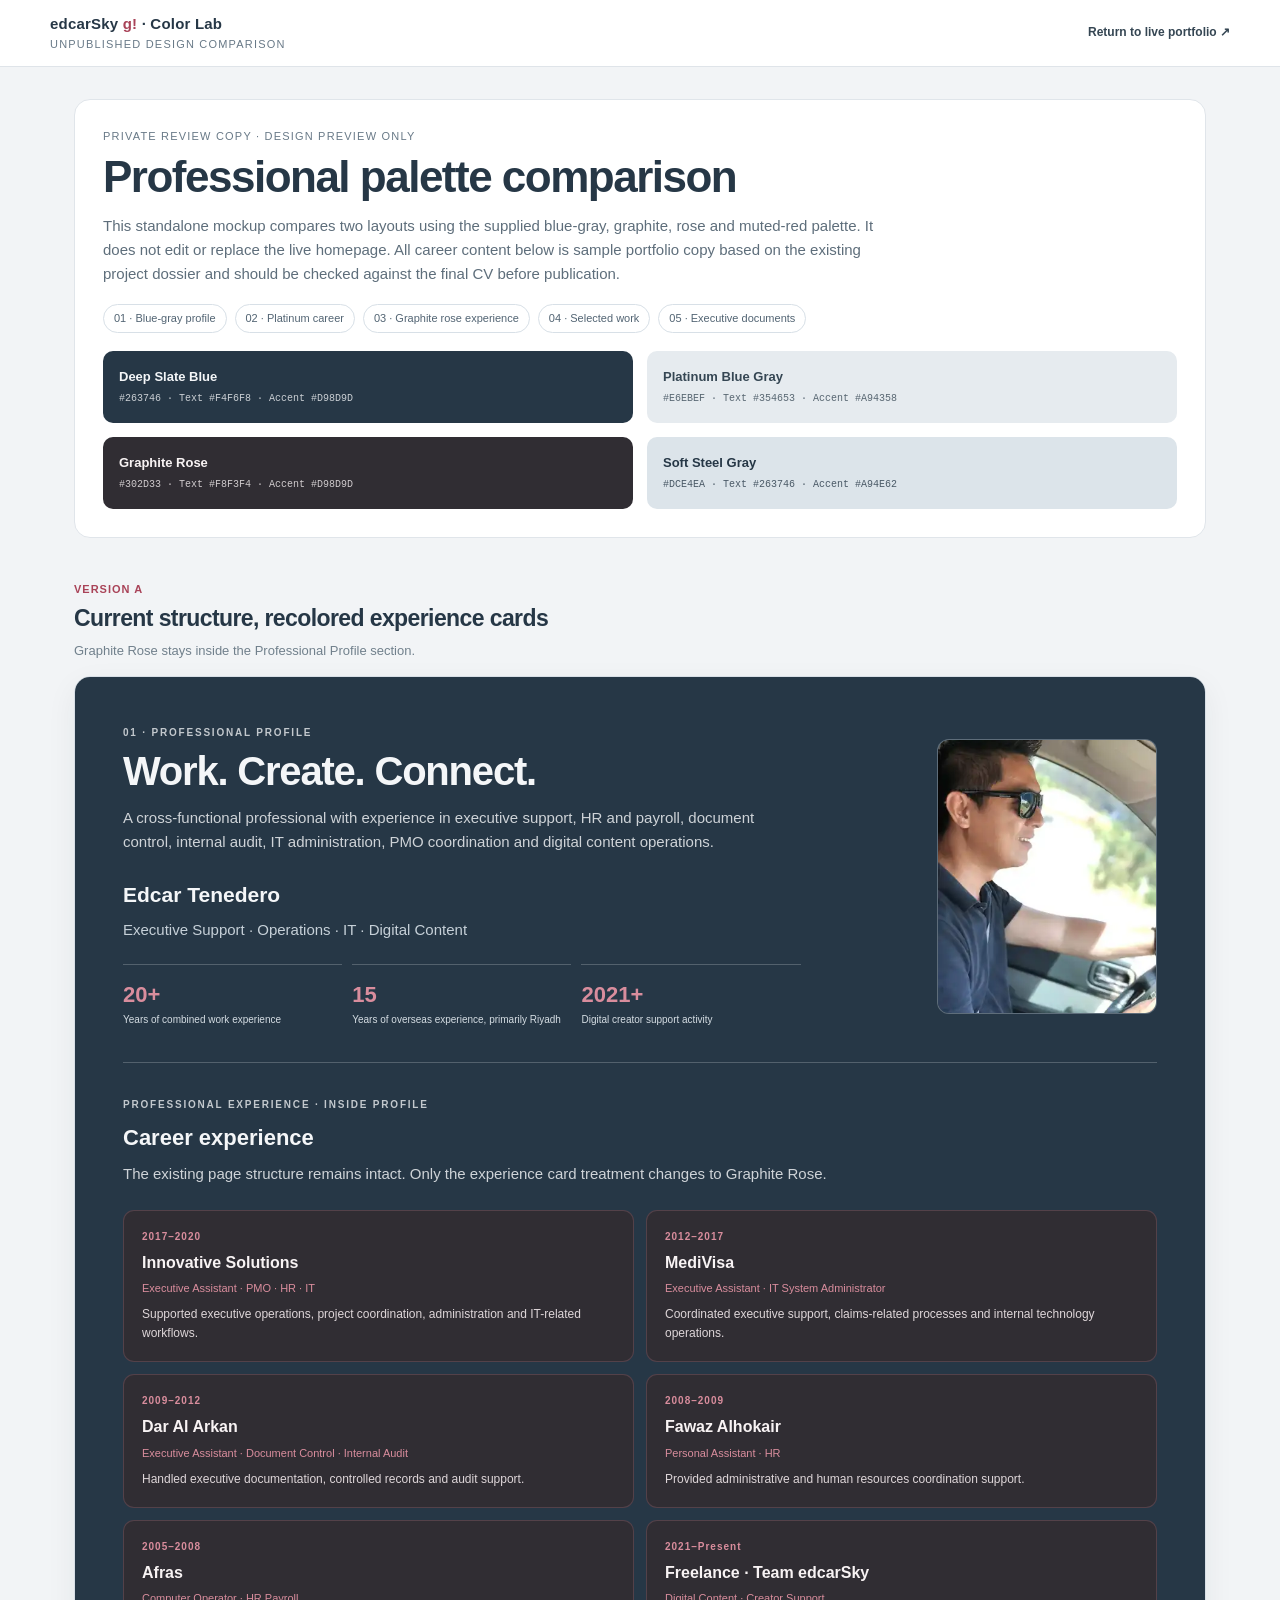
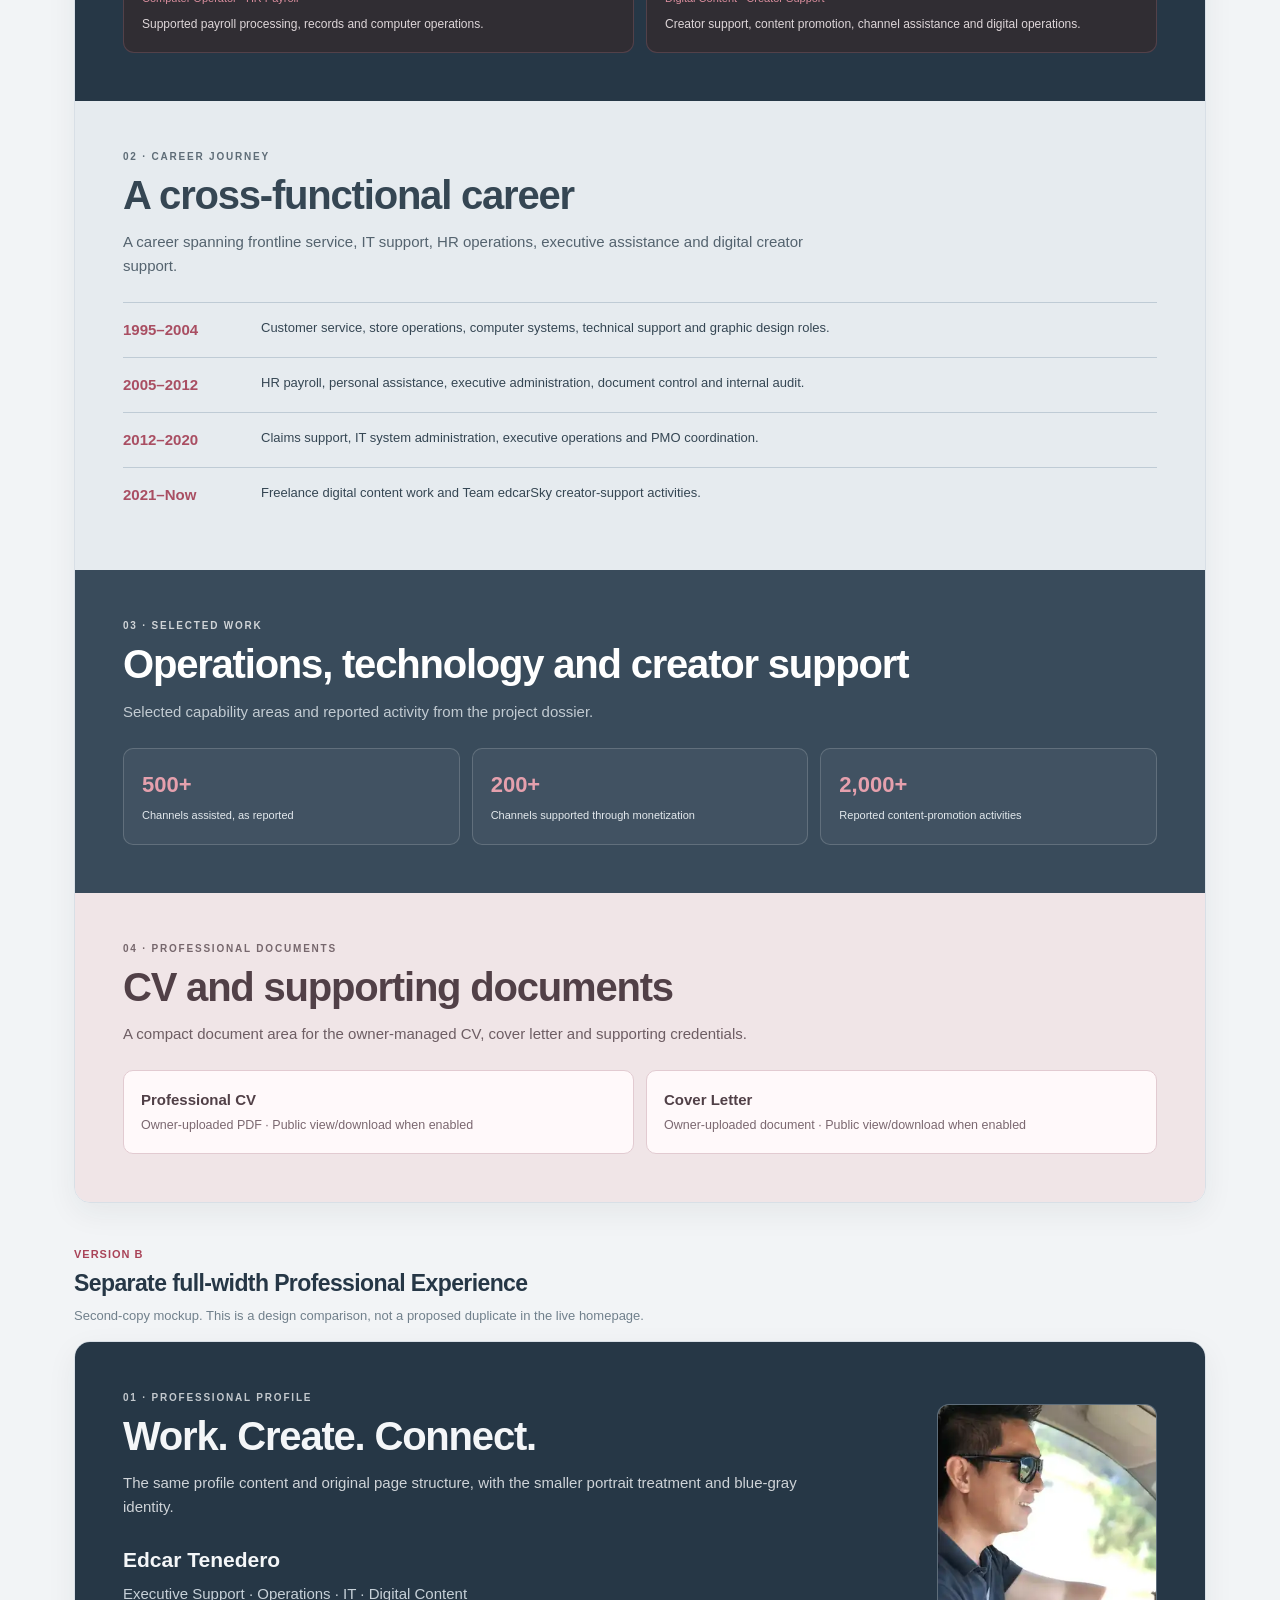
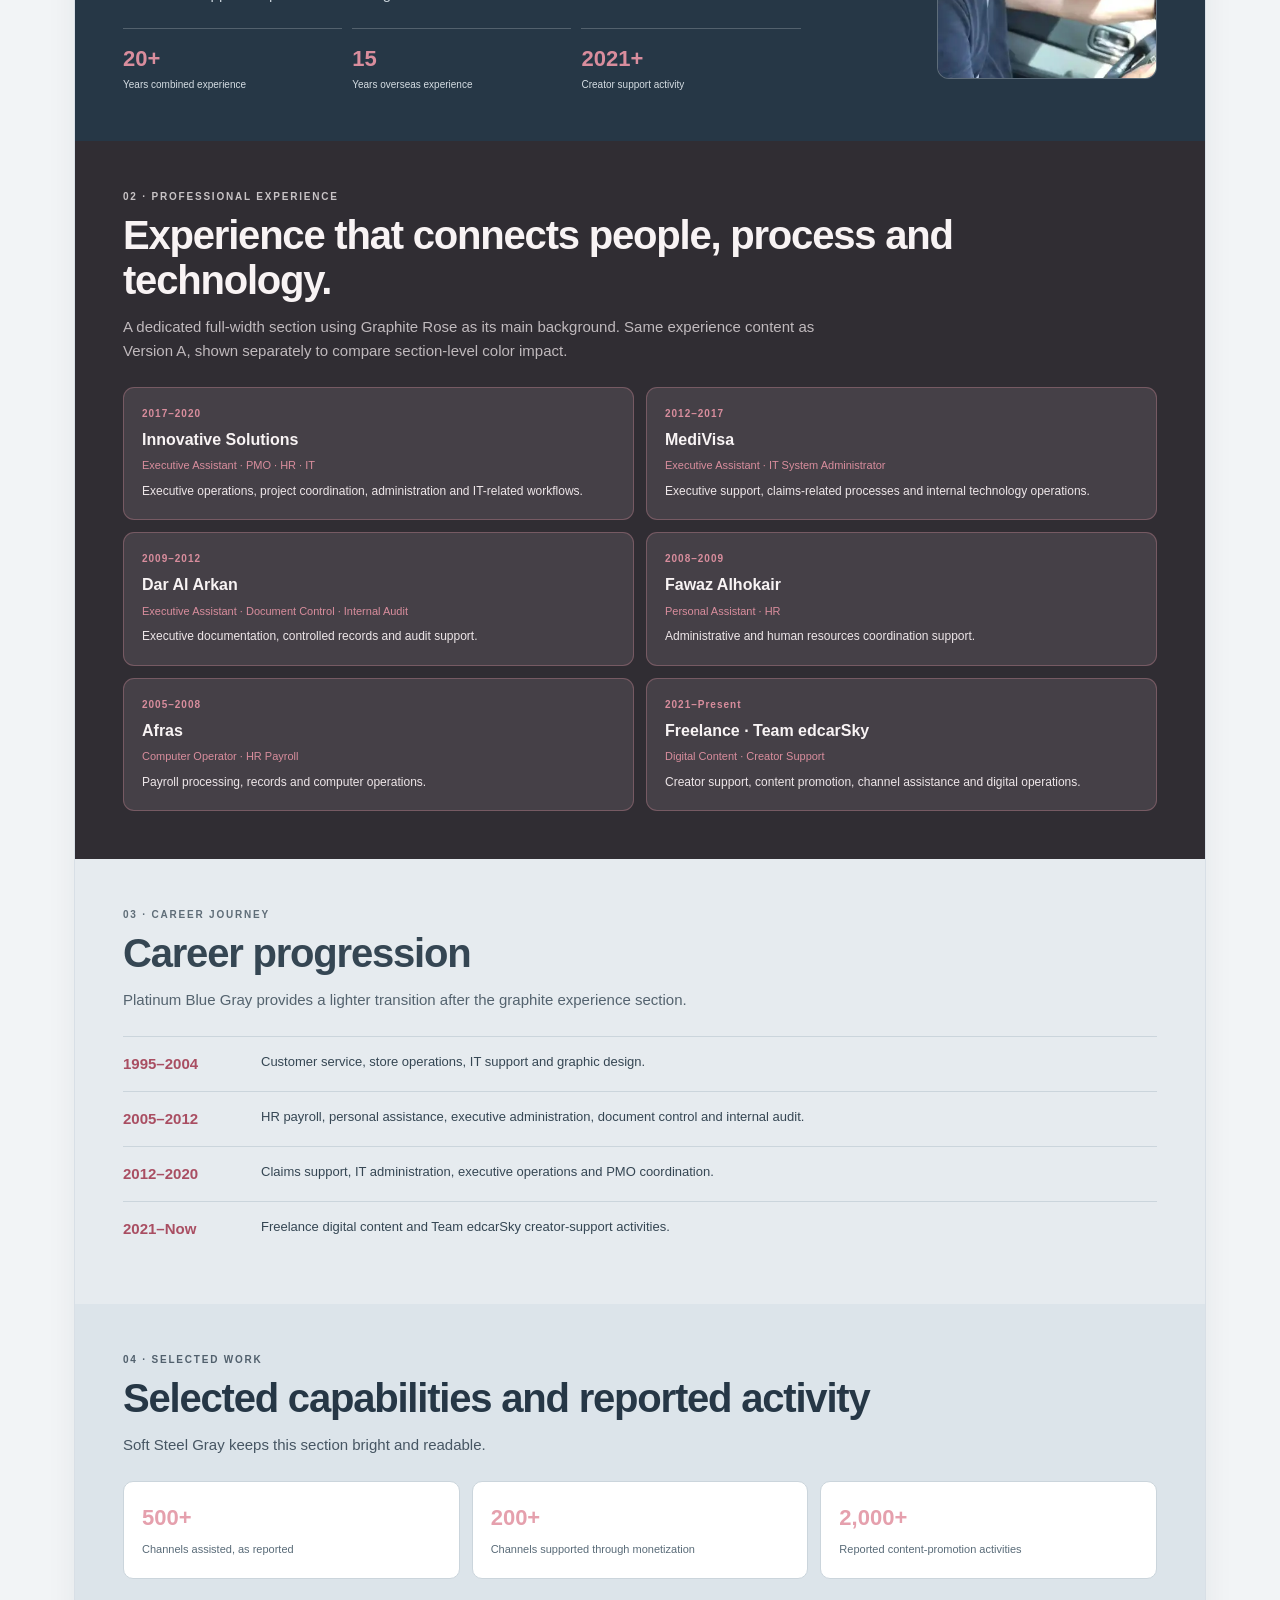
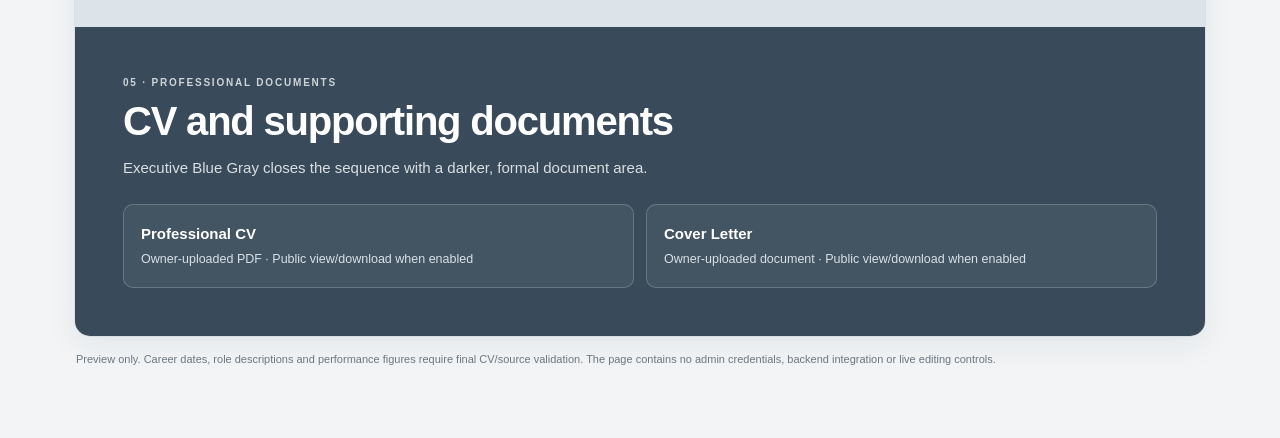
<file: color-compare.html>
<!doctype html>
<html lang="en">
<head>
<meta charset="utf-8">
<meta name="viewport" content="width=device-width,initial-scale=1">
<title>edcarSky | Professional Color Preview</title>
<style>
:root{--navy:#263746;--pale:#E6EBEF;--graphite:#302D33;--steel:#DCE4EA;--executive:#394B5B;--white:#F4F6F8;--rose:#D98D9D;--red:#A94358;--ink:#354653;--muted:#687987;--line:#d6dee5}
*{box-sizing:border-box}html{scroll-behavior:smooth}body{margin:0;background:#f2f4f6;color:#263746;font:15px/1.6 Inter,Arial,sans-serif}a{color:inherit}.top{position:sticky;top:0;z-index:5;background:#fff;border-bottom:1px solid #dfe4e9;padding:12px max(22px,calc((100% - 1180px)/2));display:flex;align-items:center;justify-content:space-between;gap:15px}.brand{font-weight:850;letter-spacing:.2px}.brand span{color:#A94358}.tag{font-size:11px;letter-spacing:1.2px;text-transform:uppercase;color:#687987}.top a{font-size:12px;font-weight:700;text-decoration:none;color:#354653}.wrap{max-width:1180px;margin:auto;padding:32px 24px 70px}.intro{background:#fff;border:1px solid #e0e5ea;border-radius:16px;padding:28px;margin-bottom:28px}.intro h1{font-size:clamp(28px,4vw,44px);line-height:1.1;margin:8px 0 12px;letter-spacing:-1.5px}.intro p{max-width:780px;color:#5e6e7b;margin:0}.chips{display:flex;flex-wrap:wrap;gap:8px;margin-top:18px}.chip{border:1px solid #d8e0e7;border-radius:999px;padding:5px 10px;font-size:11px;color:#526473}.version{margin:38px 0 14px;display:flex;justify-content:space-between;align-items:end;gap:15px}.version h2{font-size:23px;margin:0;letter-spacing:-.6px}.version p{margin:4px 0 0;color:#71808c;font-size:13px}.version b{font-size:11px;letter-spacing:1px;text-transform:uppercase;color:#A94358}.panel{overflow:hidden;border-radius:16px;border:1px solid #d8dfe6;box-shadow:0 10px 30px #1c2a3710}.section{padding:clamp(24px,4vw,48px)}.eyebrow{font-size:10px;letter-spacing:1.8px;font-weight:800;text-transform:uppercase;opacity:.76}.heading{font-size:clamp(27px,3.5vw,40px);line-height:1.13;letter-spacing:-1.2px;margin:8px 0 12px}.lead{max-width:720px;margin:0 0 24px;opacity:.82}.profile{background:#263746;color:#F4F6F8}.profile-grid{display:grid;grid-template-columns:1.35fr .65fr;gap:30px;align-items:center}.profile h3{font-size:21px;margin:0 0 6px}.profile .sub{color:#c6d0d8;margin:0 0 18px}.portrait{width:100%;max-width:220px;justify-self:end;border-radius:12px;overflow:hidden;border:1px solid #ffffff30;background:#394B5B;aspect-ratio:4/5;display:flex;align-items:center;justify-content:center}.portrait img{width:100%;height:100%;object-fit:cover}.stats{display:grid;grid-template-columns:repeat(3,1fr);gap:10px;margin-top:22px}.stat{border-top:1px solid #ffffff35;padding-top:12px}.stat strong{display:block;font-size:22px;color:#D98D9D}.stat small{display:block;color:#d5dde3;font-size:10px}.experience-cards{display:grid;grid-template-columns:repeat(2,minmax(0,1fr));gap:12px;margin-top:22px}.exp-card{background:#302D33;color:#F8F3F4;border:1px solid #D98D9D35;border-radius:11px;padding:18px;position:relative}.exp-card .date{font-size:10px;letter-spacing:1px;color:#D98D9D;font-weight:800}.exp-card h4{margin:5px 0;font-size:16px}.exp-card p{margin:0;color:#ded6d9;font-size:12px}.exp-card .role{color:#D98D9D;font-size:11px;margin-bottom:7px}.skills{background:#E6EBEF;color:#354653}.skills-grid{display:grid;grid-template-columns:repeat(3,1fr);gap:12px}.skill{background:#fff;border:1px solid #d5dee5;border-radius:10px;padding:17px}.skill b{display:block;font-size:13px;margin-bottom:5px}.skill span{font-size:11px;color:#687987}.journey{background:#DCE4EA;color:#263746}.journey-row{display:grid;grid-template-columns:120px 1fr;gap:18px;padding:15px 0;border-top:1px solid #bfcbd5}.journey-row strong{color:#A94E62}.journey-row p{margin:0;font-size:13px}.selected{background:#394B5B;color:#fff}.selected .lead{color:#e1e8ed}.selected-grid{display:grid;grid-template-columns:repeat(3,1fr);gap:12px}.selected-card{padding:18px;border:1px solid #ffffff2b;border-radius:10px;background:#ffffff0b}.selected-card strong{display:block;font-size:22px;color:#E5A0AD}.selected-card span{font-size:11px;color:#e3e9ed}.documents{background:#F0E5E7;color:#514047}.doc-grid{display:grid;grid-template-columns:repeat(2,1fr);gap:12px}.doc{background:#fff9fa;border:1px solid #e2cbd1;border-radius:10px;padding:17px}.doc b{display:block}.doc small{color:#7b6870}.footnote{font-size:11px;color:#6b7882;margin:14px 2px 0}.compare{display:grid;grid-template-columns:1fr 1fr;gap:14px;margin-top:18px}.swatch{border-radius:10px;padding:16px;font-size:12px}.swatch strong{display:block;font-size:13px}.swatch code{font-size:10px;opacity:.8}.divider{height:1px;background:#dce2e7;margin:34px 0}.version-b .profile{background:#263746}.version-b .separate-experience{background:#302D33;color:#F8F3F4}.version-b .separate-experience .lead{color:#e0d9dc}.version-b .separate-experience .exp-card{background:#454047;border-color:#D98D9D55}.version-b .separate-experience .exp-card p{color:#eee6e9}.version-b .career-journey{background:#E6EBEF;color:#354653}.version-b .career-journey .journey-row{border-color:#cbd5dc}.version-b .selected-work{background:#DCE4EA;color:#263746}.version-b .selected-work .selected-card{background:#fff;border-color:#cbd5dc}.version-b .selected-work .selected-card span{color:#596b78}.version-b .professional-docs{background:#394B5B;color:#fff}.version-b .professional-docs .doc{background:#ffffff0d;border-color:#ffffff35}.version-b .professional-docs .doc small{color:#d9e1e7}
@media(max-width:700px){.top{align-items:flex-start;flex-direction:column}.wrap{padding:20px 14px 48px}.intro{padding:21px}.profile-grid{grid-template-columns:1fr}.portrait{justify-self:start;width:112px;aspect-ratio:1;border-radius:50%;grid-row:1}.experience-cards,.skills-grid,.selected-grid,.doc-grid,.compare{grid-template-columns:1fr}.stats{gap:8px}.stat strong{font-size:18px}.section{padding:25px 20px}.journey-row{grid-template-columns:82px 1fr;gap:10px}}
</style>
</head>
<body>
<header class="top"><div><div class="brand">edcarSky<span> g!</span> · Color Lab</div><div class="tag">Unpublished design comparison</div></div><a href="https://edcarsky.github.io/portfolio/">Return to live portfolio ↗</a></header>
<main class="wrap">
<section class="intro">
<div class="tag">Private review copy · Design preview only</div>
<h1>Professional palette comparison</h1>
<p>This standalone mockup compares two layouts using the supplied blue-gray, graphite, rose and muted-red palette. It does not edit or replace the live homepage. All career content below is sample portfolio copy based on the existing project dossier and should be checked against the final CV before publication.</p>
<div class="chips"><span class="chip">01 · Blue-gray profile</span><span class="chip">02 · Platinum career</span><span class="chip">03 · Graphite rose experience</span><span class="chip">04 · Selected work</span><span class="chip">05 · Executive documents</span></div>
<div class="compare">
<div class="swatch" style="background:#263746;color:#F4F6F8"><strong>Deep Slate Blue</strong><code>#263746 · Text #F4F6F8 · Accent #D98D9D</code></div>
<div class="swatch" style="background:#E6EBEF;color:#354653"><strong>Platinum Blue Gray</strong><code>#E6EBEF · Text #354653 · Accent #A94358</code></div>
<div class="swatch" style="background:#302D33;color:#F8F3F4"><strong>Graphite Rose</strong><code>#302D33 · Text #F8F3F4 · Accent #D98D9D</code></div>
<div class="swatch" style="background:#DCE4EA;color:#263746"><strong>Soft Steel Gray</strong><code>#DCE4EA · Text #263746 · Accent #A94E62</code></div>
</div>
</section>

<div class="version"><div><b>Version A</b><h2>Current structure, recolored experience cards</h2><p>Graphite Rose stays inside the Professional Profile section.</p></div></div>
<div class="panel">
<section class="section profile">
<div class="profile-grid"><div><div class="eyebrow">01 · Professional Profile</div><h2 class="heading">Work. Create. Connect.</h2><p class="lead">A cross-functional professional with experience in executive support, HR and payroll, document control, internal audit, IT administration, PMO coordination and digital content operations.</p><h3>Edcar Tenedero</h3><p class="sub">Executive Support · Operations · IT · Digital Content</p><div class="stats"><div class="stat"><strong>20+</strong><small>Years of combined work experience</small></div><div class="stat"><strong>15</strong><small>Years of overseas experience, primarily Riyadh</small></div><div class="stat"><strong>2021+</strong><small>Digital creator support activity</small></div></div></div><div class="portrait"><img src="https://edcarsky.github.io/portfolio/assets/edcar-profile.webp" alt="Existing edcarSky profile photograph" onerror="this.style.display='none';this.parentElement.textContent='Existing profile photo preview'"></div></div>
<div class="divider" style="background:#ffffff35"></div>
<div class="eyebrow">Professional Experience · Inside profile</div><h3 style="font-size:22px;margin:7px 0">Career experience</h3><p class="lead">The existing page structure remains intact. Only the experience card treatment changes to Graphite Rose.</p>
<div class="experience-cards">
<article class="exp-card"><div class="date">2017–2020</div><h4>Innovative Solutions</h4><div class="role">Executive Assistant · PMO · HR · IT</div><p>Supported executive operations, project coordination, administration and IT-related workflows.</p></article>
<article class="exp-card"><div class="date">2012–2017</div><h4>MediVisa</h4><div class="role">Executive Assistant · IT System Administrator</div><p>Coordinated executive support, claims-related processes and internal technology operations.</p></article>
<article class="exp-card"><div class="date">2009–2012</div><h4>Dar Al Arkan</h4><div class="role">Executive Assistant · Document Control · Internal Audit</div><p>Handled executive documentation, controlled records and audit support.</p></article>
<article class="exp-card"><div class="date">2008–2009</div><h4>Fawaz Alhokair</h4><div class="role">Personal Assistant · HR</div><p>Provided administrative and human resources coordination support.</p></article>
<article class="exp-card"><div class="date">2005–2008</div><h4>Afras</h4><div class="role">Computer Operator · HR Payroll</div><p>Supported payroll processing, records and computer operations.</p></article>
<article class="exp-card"><div class="date">2021–Present</div><h4>Freelance · Team edcarSky</h4><div class="role">Digital Content · Creator Support</div><p>Creator support, content promotion, channel assistance and digital operations.</p></article>
</div>
</section>
<section class="section skills"><div class="eyebrow">02 · Career Journey</div><h2 class="heading">A cross-functional career</h2><p class="lead">A career spanning frontline service, IT support, HR operations, executive assistance and digital creator support.</p><div class="journey-row"><strong>1995–2004</strong><p>Customer service, store operations, computer systems, technical support and graphic design roles.</p></div><div class="journey-row"><strong>2005–2012</strong><p>HR payroll, personal assistance, executive administration, document control and internal audit.</p></div><div class="journey-row"><strong>2012–2020</strong><p>Claims support, IT system administration, executive operations and PMO coordination.</p></div><div class="journey-row"><strong>2021–Now</strong><p>Freelance digital content work and Team edcarSky creator-support activities.</p></div></section>
<section class="section selected"><div class="eyebrow">03 · Selected Work</div><h2 class="heading">Operations, technology and creator support</h2><p class="lead">Selected capability areas and reported activity from the project dossier.</p><div class="selected-grid"><div class="selected-card"><strong>500+</strong><span>Channels assisted, as reported</span></div><div class="selected-card"><strong>200+</strong><span>Channels supported through monetization</span></div><div class="selected-card"><strong>2,000+</strong><span>Reported content-promotion activities</span></div></div></section>
<section class="section documents"><div class="eyebrow">04 · Professional Documents</div><h2 class="heading">CV and supporting documents</h2><p class="lead">A compact document area for the owner-managed CV, cover letter and supporting credentials.</p><div class="doc-grid"><div class="doc"><b>Professional CV</b><small>Owner-uploaded PDF · Public view/download when enabled</small></div><div class="doc"><b>Cover Letter</b><small>Owner-uploaded document · Public view/download when enabled</small></div></div></section>
</div>

<div class="version"><div><b>Version B</b><h2>Separate full-width Professional Experience</h2><p>Second-copy mockup. This is a design comparison, not a proposed duplicate in the live homepage.</p></div></div>
<div class="panel version-b">
<section class="section profile"><div class="profile-grid"><div><div class="eyebrow">01 · Professional Profile</div><h2 class="heading">Work. Create. Connect.</h2><p class="lead">The same profile content and original page structure, with the smaller portrait treatment and blue-gray identity.</p><h3>Edcar Tenedero</h3><p class="sub">Executive Support · Operations · IT · Digital Content</p><div class="stats"><div class="stat"><strong>20+</strong><small>Years combined experience</small></div><div class="stat"><strong>15</strong><small>Years overseas experience</small></div><div class="stat"><strong>2021+</strong><small>Creator support activity</small></div></div></div><div class="portrait"><img src="https://edcarsky.github.io/portfolio/assets/edcar-profile.webp" alt="Existing edcarSky profile photograph" onerror="this.style.display='none';this.parentElement.textContent='Existing profile photo preview'"></div></div></section>
<section class="section separate-experience"><div class="eyebrow">02 · Professional Experience</div><h2 class="heading">Experience that connects people, process and technology.</h2><p class="lead">A dedicated full-width section using Graphite Rose as its main background. Same experience content as Version A, shown separately to compare section-level color impact.</p><div class="experience-cards">
<article class="exp-card"><div class="date">2017–2020</div><h4>Innovative Solutions</h4><div class="role">Executive Assistant · PMO · HR · IT</div><p>Executive operations, project coordination, administration and IT-related workflows.</p></article>
<article class="exp-card"><div class="date">2012–2017</div><h4>MediVisa</h4><div class="role">Executive Assistant · IT System Administrator</div><p>Executive support, claims-related processes and internal technology operations.</p></article>
<article class="exp-card"><div class="date">2009–2012</div><h4>Dar Al Arkan</h4><div class="role">Executive Assistant · Document Control · Internal Audit</div><p>Executive documentation, controlled records and audit support.</p></article>
<article class="exp-card"><div class="date">2008–2009</div><h4>Fawaz Alhokair</h4><div class="role">Personal Assistant · HR</div><p>Administrative and human resources coordination support.</p></article>
<article class="exp-card"><div class="date">2005–2008</div><h4>Afras</h4><div class="role">Computer Operator · HR Payroll</div><p>Payroll processing, records and computer operations.</p></article>
<article class="exp-card"><div class="date">2021–Present</div><h4>Freelance · Team edcarSky</h4><div class="role">Digital Content · Creator Support</div><p>Creator support, content promotion, channel assistance and digital operations.</p></article>
</div></section>
<section class="section career-journey"><div class="eyebrow">03 · Career Journey</div><h2 class="heading">Career progression</h2><p class="lead">Platinum Blue Gray provides a lighter transition after the graphite experience section.</p><div class="journey-row"><strong>1995–2004</strong><p>Customer service, store operations, IT support and graphic design.</p></div><div class="journey-row"><strong>2005–2012</strong><p>HR payroll, personal assistance, executive administration, document control and internal audit.</p></div><div class="journey-row"><strong>2012–2020</strong><p>Claims support, IT administration, executive operations and PMO coordination.</p></div><div class="journey-row"><strong>2021–Now</strong><p>Freelance digital content and Team edcarSky creator-support activities.</p></div></section>
<section class="section selected-work"><div class="eyebrow">04 · Selected Work</div><h2 class="heading">Selected capabilities and reported activity</h2><p class="lead">Soft Steel Gray keeps this section bright and readable.</p><div class="selected-grid"><div class="selected-card"><strong>500+</strong><span>Channels assisted, as reported</span></div><div class="selected-card"><strong>200+</strong><span>Channels supported through monetization</span></div><div class="selected-card"><strong>2,000+</strong><span>Reported content-promotion activities</span></div></div></section>
<section class="section professional-docs"><div class="eyebrow">05 · Professional Documents</div><h2 class="heading">CV and supporting documents</h2><p class="lead">Executive Blue Gray closes the sequence with a darker, formal document area.</p><div class="doc-grid"><div class="doc"><b>Professional CV</b><small>Owner-uploaded PDF · Public view/download when enabled</small></div><div class="doc"><b>Cover Letter</b><small>Owner-uploaded document · Public view/download when enabled</small></div></div></section>
</div>
<p class="footnote">Preview only. Career dates, role descriptions and performance figures require final CV/source validation. The page contains no admin credentials, backend integration or live editing controls.</p>
</main>
</body>
</html>
</file>
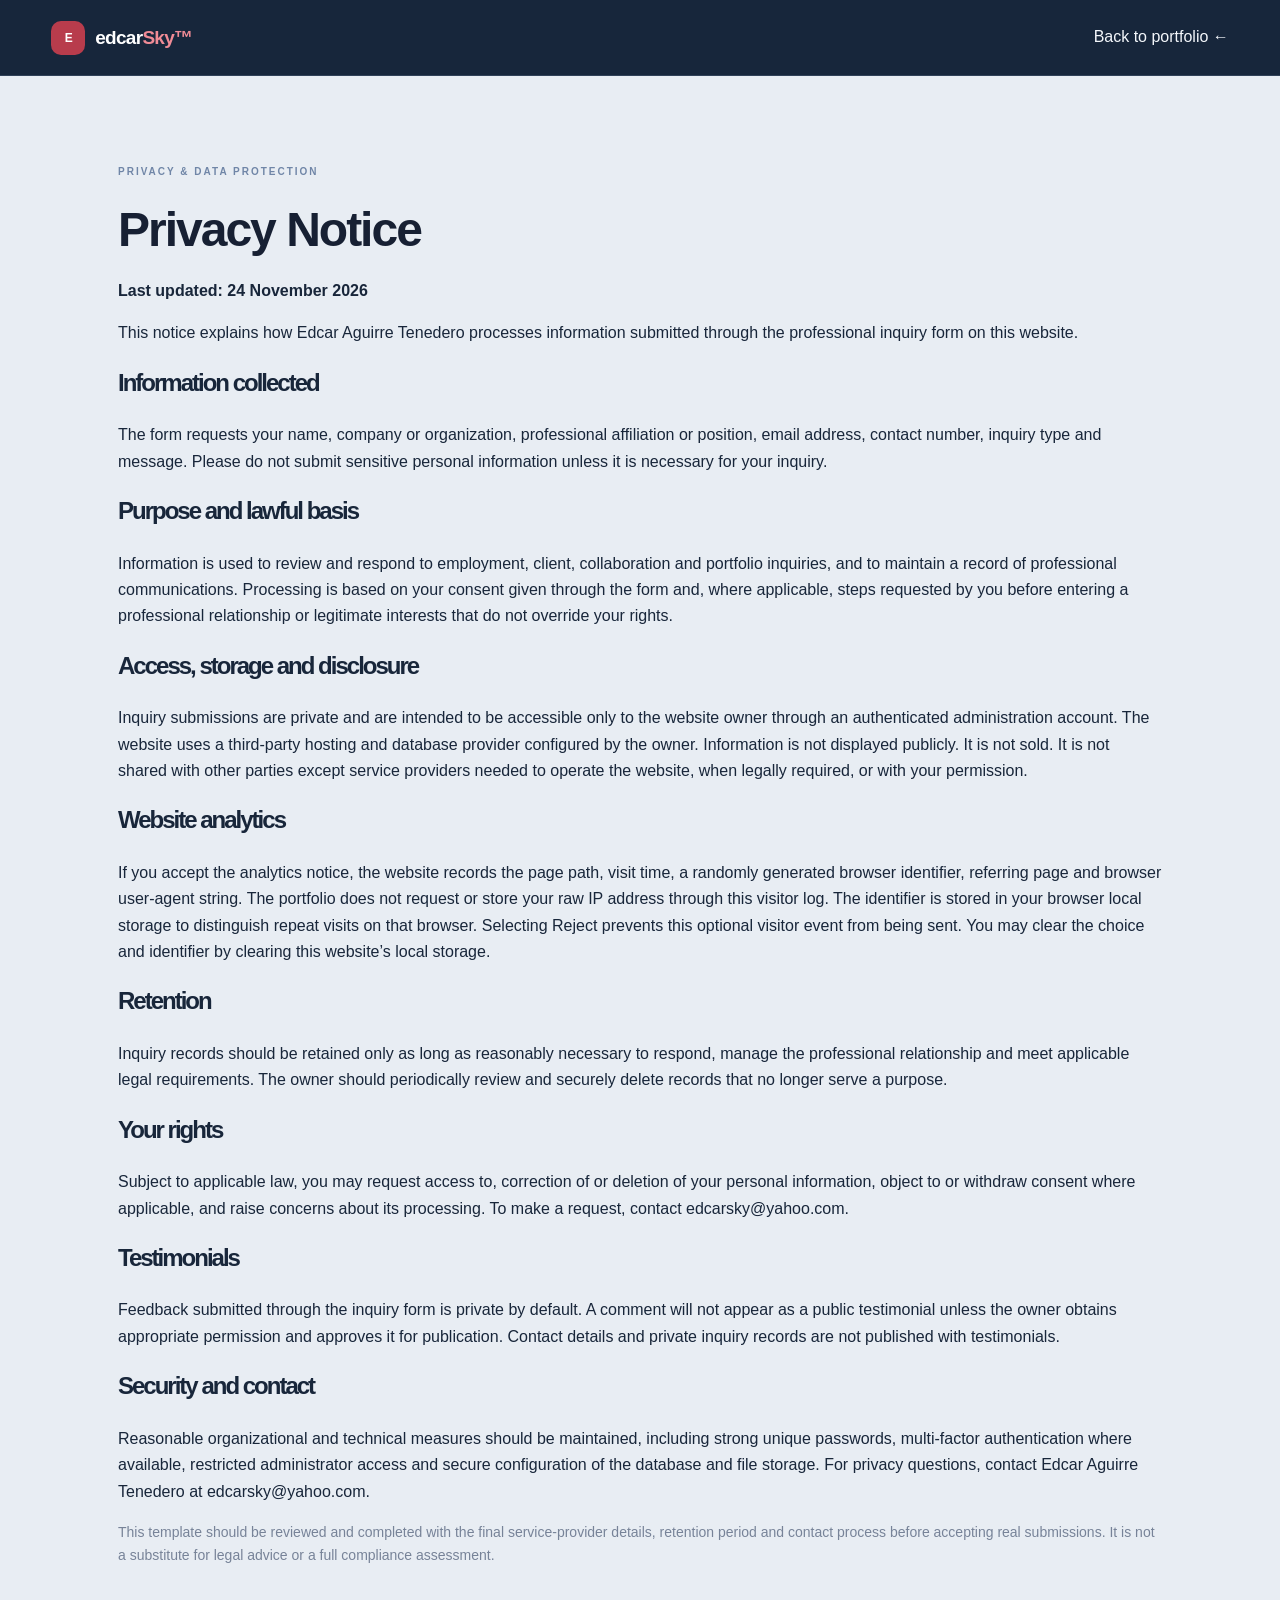
<file: privacy.html>
<!doctype html><html lang="en"><head><meta charset="utf-8"><meta name="viewport" content="width=device-width,initial-scale=1"><title>Privacy Notice | Edcar Tenedero</title><link rel="stylesheet" href="styles.css"></head><body><header class="site-header"><a class="wordmark" href="index.html"><span class="mark">E</span><span>edcar<span class="muted-brand">Sky™</span></span></a><a href="index.html">Back to portfolio ←</a></header><main class="section-wrap"><div class="section-kicker">PRIVACY & DATA PROTECTION</div><h1 style="font-size:48px;color:#172033">Privacy Notice</h1><p><b>Last updated: 24 November 2026</b></p><p>This notice explains how Edcar Aguirre Tenedero processes information submitted through the professional inquiry form on this website.</p><h2>Information collected</h2><p>The form requests your name, company or organization, professional affiliation or position, email address, contact number, inquiry type and message. Please do not submit sensitive personal information unless it is necessary for your inquiry.</p><h2>Purpose and lawful basis</h2><p>Information is used to review and respond to employment, client, collaboration and portfolio inquiries, and to maintain a record of professional communications. Processing is based on your consent given through the form and, where applicable, steps requested by you before entering a professional relationship or legitimate interests that do not override your rights.</p><h2>Access, storage and disclosure</h2><p>Inquiry submissions are private and are intended to be accessible only to the website owner through an authenticated administration account. The website uses a third-party hosting and database provider configured by the owner. Information is not displayed publicly. It is not sold. It is not shared with other parties except service providers needed to operate the website, when legally required, or with your permission.</p><h2>Website analytics</h2><p>If you accept the analytics notice, the website records the page path, visit time, a randomly generated browser identifier, referring page and browser user-agent string. The portfolio does not request or store your raw IP address through this visitor log. The identifier is stored in your browser local storage to distinguish repeat visits on that browser. Selecting Reject prevents this optional visitor event from being sent. You may clear the choice and identifier by clearing this website’s local storage.</p><h2>Retention</h2><p>Inquiry records should be retained only as long as reasonably necessary to respond, manage the professional relationship and meet applicable legal requirements. The owner should periodically review and securely delete records that no longer serve a purpose.</p><h2>Your rights</h2><p>Subject to applicable law, you may request access to, correction of or deletion of your personal information, object to or withdraw consent where applicable, and raise concerns about its processing. To make a request, contact <a href="mailto:edcarsky@yahoo.com">edcarsky@yahoo.com</a>.</p><h2>Testimonials</h2><p>Feedback submitted through the inquiry form is private by default. A comment will not appear as a public testimonial unless the owner obtains appropriate permission and approves it for publication. Contact details and private inquiry records are not published with testimonials.</p><h2>Security and contact</h2><p>Reasonable organizational and technical measures should be maintained, including strong unique passwords, multi-factor authentication where available, restricted administrator access and secure configuration of the database and file storage. For privacy questions, contact Edcar Aguirre Tenedero at <a href="mailto:edcarsky@yahoo.com">edcarsky@yahoo.com</a>.</p><p class="sub-copy">This template should be reviewed and completed with the final service-provider details, retention period and contact process before accepting real submissions. It is not a substitute for legal advice or a full compliance assessment.</p></main></body></html>
</file>
<file: styles.css>
*{box-sizing:border-box}html{scroll-behavior:smooth;scroll-padding-top:84px}body{margin:0;color:#172033;background:#f7f8fa;font-family:"DM Sans",sans-serif;line-height:1.65}a{color:inherit;text-decoration:none}button,input,textarea,select{font:inherit}.site-header{height:76px;padding:0 max(4vw,24px);display:flex;align-items:center;justify-content:space-between;background:#fff;border-bottom:1px solid #e8ebf0;position:sticky;top:0;z-index:20}.wordmark{display:flex;align-items:center;gap:10px;font:800 19px Manrope,sans-serif;letter-spacing:-.7px}.mark{width:34px;height:34px;background:#172b4d;color:#fff;display:grid;place-items:center;border-radius:10px;font-size:12px;letter-spacing:-1px;font-weight:900}.muted-brand{color:#5777a5}.site-header nav{display:flex;gap:28px;align-items:center;font-size:13px;font-weight:700;color:#4b5668}.site-header nav a:hover,.footer-links a:hover{color:#2563eb}.nav-cta{background:#172b4d;color:#fff!important;padding:10px 15px;border-radius:7px}.menu-toggle{display:none;border:0;background:none;font-size:24px}.hero{background:#111d32;color:#fff;padding:78px max(7vw,28px) 24px;position:relative;overflow:hidden}.hero:before{content:"";position:absolute;width:520px;height:520px;border:1px solid #ffffff12;border-radius:50%;right:-90px;top:-180px;box-shadow:0 0 0 55px #ffffff08,0 0 0 110px #ffffff05}.hero-grid{max-width:1160px;margin:auto;display:grid;grid-template-columns:1.4fr .8fr;gap:75px;align-items:center;position:relative}.eyebrow,.section-kicker{font-size:10px;letter-spacing:2px;font-weight:700;color:#7086a7}.eyebrow{color:#a8c1e7}.live-dot{display:inline-block;width:7px;height:7px;background:#65d6a4;border-radius:50%;margin-right:8px}h1,h2,h3,p{margin-top:0}h1,h2{font-family:Manrope,sans-serif;letter-spacing:-2px}h1{font-size:clamp(55px,7vw,90px);line-height:1.03;margin:24px 0}h1 em,h2 em{font-style:normal;color:#89a9d8}.hero-intro{font-size:19px;line-height:1.6;max-width:640px;color:#f1f5fb}.hero-intro strong{color:#fff}.hero-sub{color:#aebbd0;max-width:590px}.hero-actions{display:flex;gap:12px;flex-wrap:wrap;margin:30px 0}.button{display:inline-flex;align-items:center;justify-content:center;gap:12px;padding:12px 17px;border-radius:7px;font-size:13px;font-weight:700;border:1px solid transparent;cursor:pointer}.button-light{background:#fff;color:#172b4d}.button-outline{border-color:#64758e;color:#fff}.button-dark{background:#172b4d;color:#fff}.button-outline-dark{border-color:#cbd2dd;color:#172b4d}.hero-socials{display:flex;gap:21px;flex-wrap:wrap;color:#b7c4d7;font-size:12px}.hero-socials a:hover{color:#fff}.hero-panel{background:#fff;color:#172033;padding:25px;border-radius:12px;box-shadow:0 25px 80px #0003;max-width:370px;width:100%;justify-self:end}.panel-top{font-size:9px;letter-spacing:1.5px;font-weight:800;color:#778398;display:flex;justify-content:space-between}.panel-icon{font-size:21px;color:#5276a9}.profile-placeholder{height:155px;margin:19px 0;background:linear-gradient(135deg,#dbe5f2,#9bb2d1);display:flex;align-items:center;justify-content:center;flex-direction:column;color:#304969;border-radius:8px;overflow:hidden}.profile-placeholder span{font:800 58px Manrope}.profile-placeholder small{font-size:10px}.profile-placeholder img{width:100%;height:100%;object-fit:cover}.hero-panel h2{font-size:24px;margin:0}.hero-panel>p{font-size:12px;color:#778398;margin:2px 0 20px}.panel-stats{display:grid;grid-template-columns:repeat(3,1fr);border-top:1px solid #e8ebf0;border-bottom:1px solid #e8ebf0;padding:14px 0}.panel-stats div{display:flex;flex-direction:column;gap:3px}.panel-stats b{font-size:10px;color:#2b4b76}.panel-stats small{font-size:9px;color:#778398}.text-link{display:inline-block;color:#315b91;font-size:12px;font-weight:700;margin-top:18px}.text-link span{margin-left:10px}.hero-bottom{max-width:1160px;margin:70px auto 0;display:flex;justify-content:space-between;border-top:1px solid #ffffff24;padding-top:16px;color:#8190a8;font-size:9px;letter-spacing:1.5px}.section-wrap{max-width:1100px;margin:auto;padding:88px 28px}.intro-grid{display:grid;grid-template-columns:.8fr 1.2fr;gap:55px;margin:24px 0 30px}.intro h2,.section-heading h2,.journey-section h2,.documents-section h2,.contact-section h2,.testimonial-section h2{font-size:clamp(38px,5vw,58px);line-height:1.12;margin:0}.large-copy{font-size:19px;line-height:1.7;color:#26344a}.sub-copy{font-size:14px;color:#778398}.pill-row{display:flex;gap:9px;flex-wrap:wrap}.pill-row span{border:1px solid #dce2eb;border-radius:99px;padding:7px 13px;font-size:11px;color:#536176}.creator-section{background:#111d32;color:#fff}.light-kicker{color:#8da5c9}.section-heading{display:flex;justify-content:space-between;align-items:end;gap:25px;margin:20px 0 34px}.section-heading p{color:#7b8798;font-size:14px;margin:12px 0 0}.light-heading p{color:#aebbd0}.video-grid{display:grid;grid-template-columns:repeat(3,1fr);gap:18px}.video-card{display:block;background:#1a2a44;border:1px solid #ffffff12;border-radius:9px;overflow:hidden;transition:transform .2s,border-color .2s}.video-card:hover{transform:translateY(-4px);border-color:#718db6}.video-thumb{aspect-ratio:16/9;background:#293b57;position:relative;overflow:hidden}.video-thumb img{width:100%;height:100%;object-fit:cover;display:block;transition:transform .3s}.video-card:hover .video-thumb img{transform:scale(1.04)}.play{position:absolute;left:50%;top:50%;transform:translate(-50%,-50%);background:#ffffffeb;color:#172b4d;width:42px;height:42px;border-radius:50%;display:grid;place-items:center;font-size:13px;padding-left:3px}.video-label{position:absolute;left:12px;top:12px;background:#172b4d;color:#fff;padding:5px 8px;font-size:8px;letter-spacing:1px}.video-info{padding:17px}.video-info small{font-size:9px;letter-spacing:1.3px;color:#9eb5d8}.video-info h3{font:700 16px Manrope,sans-serif;margin:7px 0 4px}.video-info p{font-size:11px;color:#aebbd0;margin:0}.channel-art{aspect-ratio:16/9;background:linear-gradient(135deg,#243e62,#8da9cb);display:flex;align-items:center;justify-content:center;gap:13px;color:#fff;font:800 23px Manrope;letter-spacing:2px}.channel-play{border:1px solid #ffffff99;border-radius:50%;width:43px;height:43px;display:grid;place-items:center;font-size:12px}.section-foot{display:flex;justify-content:space-between;margin-top:28px;padding-top:18px;border-top:1px solid #ffffff20;color:#94a5be;font-size:9px;letter-spacing:1.2px}.section-foot a{color:#fff;font-size:11px;letter-spacing:0}.professional-section{padding-bottom:70px}.professional-section .section-heading{margin-bottom:35px}.expertise-grid{display:grid;grid-template-columns:repeat(3,1fr);border-top:1px solid #dfe4eb;border-left:1px solid #dfe4eb}.expertise-grid article{padding:24px;border-right:1px solid #dfe4eb;border-bottom:1px solid #dfe4eb;min-height:190px}.expertise-grid article>span{font-size:10px;color:#6784ad;letter-spacing:1px}.expertise-grid h3{font:700 17px Manrope;margin:15px 0 8px}.expertise-grid p{font-size:12px;color:#738096;margin:0}.skills-strip{display:flex;gap:15px;flex-wrap:wrap;align-items:center;padding:20px 0;border-bottom:1px solid #dfe4eb;font-size:11px;color:#647187}.skills-strip b{color:#1c2c45;letter-spacing:1px;font-size:9px}.career-note{display:flex;align-items:center;gap:23px;margin-top:30px;padding:22px;background:#eaf0f8;border-radius:8px}.career-number{font:800 45px Manrope;color:#284b79;white-space:nowrap}.career-number span{font-size:25px}.career-note h3{font:700 15px Manrope;margin:0 0 4px}.career-note p{font-size:11px;color:#647187;margin:0}.journey-section{background:#1a2d49;color:#fff}.journey-grid{display:grid;grid-template-columns:1fr 1fr;gap:90px;align-items:start}.journey-section h2{margin-top:22px}.journey-copy{padding-top:20px}.journey-copy p{color:#bdc9da;font-size:14px}.journey-copy .large-copy{font-size:19px;color:#fff}.light-link{color:#b9d0f1}.social-section .section-heading{margin-bottom:28px}.social-grid{display:grid;grid-template-columns:repeat(5,minmax(0,1fr));gap:12px}.social-grid>a{display:flex;align-items:center;gap:12px;min-width:0;background:#fff;border:1px solid #e2e6ed;border-radius:9px;padding:17px 13px}.social-grid>a:hover{border-color:#9aacc5;transform:translateY(-2px)}.social-icon{width:37px;height:37px;flex:0 0 37px;border-radius:10px;color:#fff;display:grid;place-items:center;font-weight:800;font-size:17px}.yt{background:#e62117}.fb{background:#1877f2}.tt{background:#111}.ig{background:linear-gradient(135deg,#743ad5,#e34c75,#f7a64b)}.x-social{background:#111}.social-grid b,.social-grid small{display:block}.social-grid b{font-size:12px}.social-grid small{font-size:9px;color:#7b8798;white-space:nowrap}.social-grid i{margin-left:auto;font-style:normal;color:#8492a7}.documents-section{background:#111d32;color:#fff}.document-grid{display:grid;grid-template-columns:1fr 1fr;gap:70px;align-items:center}.documents-section p{font-size:13px;color:#b5c1d2;max-width:440px;margin-top:20px}.document-cards{display:grid;gap:12px}.document-card{display:flex;gap:17px;align-items:center;padding:19px;background:#1c2d49;border:1px solid #ffffff18;border-radius:9px}.doc-icon{background:#e5edf8;color:#294b77;font-size:10px;font-weight:800;padding:15px 10px;border-radius:6px}.document-card h3{font:700 15px Manrope;margin:0}.document-card p{font-size:10px;margin:3px 0 7px;color:#aab9cf}.doc-link{font-size:10px;color:#c3d8f5;font-weight:700;margin-right:14px}.doc-link.disabled{opacity:.4;pointer-events:none}.document-note{font-size:10px!important;color:#91a1b8!important;margin:0!important}.contact-grid{display:grid;grid-template-columns:.9fr 1.1fr;gap:65px;margin-top:22px}.contact-section>div>div>p,.contact-grid>div>p{font-size:14px;color:#718096;max-width:450px;margin:18px 0}.contact-buttons{display:flex;gap:10px;flex-wrap:wrap;margin-top:24px}.email-line{font-size:12px!important}.email-line a{color:#315b91;font-weight:700}.inquiry-form{background:#fff;border:1px solid #e2e6ed;padding:25px;border-radius:10px;box-shadow:0 10px 35px #1720330a}.form-heading{display:flex;justify-content:space-between;gap:10px;margin-bottom:20px;font-size:9px;letter-spacing:1.3px;font-weight:800}.form-heading small{color:#25815c;letter-spacing:0}.inquiry-form label{display:block;font-size:10px;font-weight:700;color:#46546a;margin-bottom:12px}.inquiry-form input:not([type=checkbox]),.inquiry-form textarea,.inquiry-form select{display:block;width:100%;margin-top:6px;border:1px solid #dce2eb;border-radius:5px;padding:10px 11px;font-size:12px;color:#172033;background:#fff;outline:none}.inquiry-form input:focus,.inquiry-form textarea:focus,.inquiry-form select:focus{border-color:#688bb9}.form-two{display:grid;grid-template-columns:1fr 1fr;gap:12px}.consent{display:flex!important;gap:8px;align-items:flex-start;font-weight:400!important;line-height:1.5}.consent input{margin-top:3px}.consent a{color:#315b91;text-decoration:underline}.submit-button{width:100%}.form-message{font-size:10px!important;margin:10px 0 0!important;color:#78869a!important}.testimonial-section{background:#edf1f6}.testimonial-inner{display:grid;grid-template-columns:1fr 1fr;gap:70px}.testimonial-inner p{font-size:13px;color:#718096;margin-top:17px}.testimonial-list{display:grid;gap:12px}.testimonial-card{background:#fff;padding:19px;border-radius:8px;border:1px solid #e0e5ec}.testimonial-card blockquote{margin:0 0 12px;font-size:13px;color:#35445b}.testimonial-card b{font-size:11px}.testimonial-card small{display:block;color:#8591a2;font-size:10px}.empty-testimonials{padding:25px;background:#fff;border:1px dashed #ccd5e1;border-radius:8px}footer{background:#0d1728;color:#fff;padding:30px max(5vw,24px) 16px}.footer-main{max-width:1100px;margin:auto;display:flex;align-items:center;gap:25px;flex-wrap:wrap}.footer-mark{color:#fff}.footer-main p{font-size:11px;color:#93a1b6;margin:0}.footer-links{margin-left:auto;display:flex;gap:18px;font-size:10px;color:#c1ccda}.copyright{max-width:1100px;margin:24px auto 0;border-top:1px solid #ffffff1c;padding-top:14px;font-size:9px;color:#75849b}.floating-contact{position:fixed;right:18px;bottom:18px;display:grid;gap:8px;z-index:15}.floating-contact a{width:43px;height:43px;display:grid;place-items:center;border-radius:50%;background:#1e9e66;color:#fff;font-weight:800;box-shadow:0 4px 16px #0002}.floating-contact a+a{background:#1877f2}
@media(max-width:800px){.site-header nav{gap:14px}.hero-grid{gap:35px}.video-grid{grid-template-columns:repeat(2,1fr)}.expertise-grid{grid-template-columns:repeat(2,1fr)}.social-grid{grid-template-columns:repeat(5,minmax(0,1fr));gap:8px}.social-grid>a{padding:12px 8px;gap:7px}.social-grid small{font-size:8px}.document-grid,.contact-grid{gap:35px}.journey-grid{gap:45px}}
@media(max-width:620px){.site-header{height:65px}.menu-toggle{display:block}.site-header nav{display:none;position:absolute;top:65px;left:0;right:0;background:#fff;padding:18px 25px 23px;box-shadow:0 12px 20px #17203312;flex-direction:column;align-items:stretch}.site-header nav.open{display:flex}.hero{padding:55px 23px 20px}.hero-grid,.intro-grid,.journey-grid,.document-grid,.contact-grid,.testimonial-inner{grid-template-columns:1fr;gap:35px}.hero-panel{justify-self:start;max-width:none}.hero-bottom{margin-top:42px;gap:10px;flex-wrap:wrap}.hero-bottom span:nth-child(2){display:none}.section-wrap{padding:64px 22px}.section-heading{align-items:start;flex-direction:column}.video-grid{grid-template-columns:1fr}.expertise-grid{grid-template-columns:1fr}.expertise-grid article{min-height:0}.social-grid{grid-template-columns:repeat(5,minmax(0,1fr));gap:6px}.social-grid>a{min-height:72px;padding:8px 3px;gap:4px;flex-direction:column;justify-content:center;text-align:center}.social-icon{width:30px;height:30px;flex-basis:30px;border-radius:8px;font-size:15px}.social-grid b{font-size:9px}.social-grid small{font-size:7px}.social-grid i{display:none}.form-two{grid-template-columns:1fr}.footer-main{align-items:flex-start;flex-direction:column;gap:13px}.footer-links{margin-left:0}.career-note{align-items:flex-start}.section-foot{gap:12px;flex-wrap:wrap}.documents-section .document-grid{gap:25px}}


/* Owner-selected formal color themes */
body[data-theme="forest"] .hero,body[data-theme="forest"] .journey-section{background:#142b27}
body[data-theme="forest"] .documents-section,body[data-theme="forest"] footer{background:#0e211e}
body[data-theme="forest"] .mark,body[data-theme="forest"] .button-dark{background:#315c50}
body[data-theme="forest"] .section-kicker{color:#557d70}
body[data-theme="charcoal"] .hero,body[data-theme="charcoal"] .journey-section{background:#24272c}
body[data-theme="charcoal"] .documents-section,body[data-theme="charcoal"] footer{background:#17191d}
body[data-theme="charcoal"] .mark,body[data-theme="charcoal"] .button-dark{background:#505963}
body[data-theme="charcoal"] .section-kicker{color:#737d88}
body[data-theme="burgundy"] .hero,body[data-theme="burgundy"] .journey-section{background:#38202a}
body[data-theme="burgundy"] .documents-section,body[data-theme="burgundy"] footer{background:#27151d}
body[data-theme="burgundy"] .mark,body[data-theme="burgundy"] .button-dark{background:#754052}
body[data-theme="burgundy"] .section-kicker{color:#8a5969}
body[data-theme="slate"] .hero,body[data-theme="slate"] .journey-section{background:#26384a}
body[data-theme="slate"] .documents-section,body[data-theme="slate"] footer{background:#182737}
body[data-theme="slate"] .mark,body[data-theme="slate"] .button-dark{background:#49657f}
body[data-theme="slate"] .section-kicker{color:#647f9b}
.theme-refresh{margin-left:10px;width:25px;height:25px;border:1px solid #53647b;border-radius:50%;background:transparent;color:inherit;font-size:16px;cursor:pointer;vertical-align:middle}
.visitor-counter{margin-left:10px}
.profile-placeholder img{display:block}

/* Section 07 social account connection */
.social-connect{padding:16px;margin:0 0 17px;background:#f3f6fa;border:1px solid #e1e7ef;border-radius:7px}
.social-connect-title{font-size:9px!important;font-weight:800;letter-spacing:1.2px;color:#354b68!important;margin:0 0 5px!important}
.social-connect-copy{font-size:11px!important;color:#718096!important;margin:0 0 12px!important}
.social-connect-buttons{display:grid;grid-template-columns:1fr 1fr;gap:8px}
.social-auth-button{display:flex;align-items:center;justify-content:center;gap:9px;min-height:42px;padding:9px 10px;border:1px solid #d6deea;border-radius:6px;background:#fff;color:#25364e;font:600 11px 'DM Sans',sans-serif;cursor:pointer}
.social-auth-button:hover:not(:disabled){border-color:#8ca3c2;background:#fbfcfe}
.social-auth-button:disabled{opacity:.55;cursor:not-allowed}
.auth-mark{display:grid;place-items:center;width:19px;height:19px;border-radius:50%;font-size:13px;font-weight:800}
.google-auth .auth-mark{color:#4285f4}.facebook-auth .auth-mark{background:#1877f2;color:#fff}.tiktok-auth .auth-mark{background:#111;color:#fff}
.social-auth-note,.social-auth-message{display:block;margin-top:9px;font-size:10px;color:#718096;line-height:1.5}
.social-auth-message{color:#315b91}
.manual-entry-label{margin:0 0 13px;text-align:center;color:#8995a7;font-size:9px;font-weight:800;letter-spacing:1px}
@media(max-width:620px){.social-connect-buttons{grid-template-columns:1fr}}


/* edcarSky appearance refresh · November 2026 */
.social-connect{padding:13px;margin-bottom:14px}
.social-connect-title{margin-bottom:3px!important}
.social-connect-copy{margin-bottom:9px!important}
.social-connect-buttons{display:flex;align-items:center;gap:9px}
.social-auth-button{width:42px;height:42px;min-height:42px;flex:0 0 42px;padding:0;border-radius:11px}
.auth-mark{width:22px;height:22px;font-size:15px}
.google-auth .auth-mark{font-family:Arial,sans-serif;font-weight:800}
.facebook-auth .auth-mark{font-family:Arial,sans-serif}
.tiktok-auth .auth-mark{font-size:17px}
.social-auth-note{margin-top:7px;font-size:9px;color:#718096}
.social-auth-message{margin-top:6px;font-size:10px}
.video-thumb.is-fallback{background:linear-gradient(135deg,#1b2c46,#49678e)}
.video-thumb.is-fallback:after{content:"edcarSky™  ·  G! LIVE";position:absolute;inset:0;display:grid;place-items:center;color:#dce8f8;font:800 13px Manrope,sans-serif;letter-spacing:2px}
.video-thumb.is-fallback img{display:none}
.floating-contact{right:14px;bottom:max(14px,env(safe-area-inset-bottom))}
.floating-contact a{width:40px;height:40px;font-size:13px}
@media(max-width:800px){
 .section-wrap{padding-left:24px;padding-right:24px}
 .hero-grid{gap:38px}
}
@media(max-width:620px){
 .site-header{height:60px;padding-left:18px;padding-right:18px}
 .site-header nav{top:60px;padding:13px 18px 18px;gap:9px}
 .site-header nav a{padding:8px 0}
 .wordmark{font-size:17px}
 .mark{width:31px;height:31px}
 .hero{padding:42px 18px 18px}
 h1{font-size:clamp(49px,13vw,68px);margin:18px 0}
 .hero-intro{font-size:16px}
 .hero-sub{font-size:13px}
 .hero-actions{gap:8px;margin:22px 0}
 .hero-actions .button{padding:10px 12px;font-size:11px}
 .hero-socials{gap:14px;font-size:11px}
 .hero-panel{padding:18px}
 .profile-placeholder{height:132px;margin:14px 0}
 .hero-bottom{margin-top:28px;font-size:8px}
 .section-wrap{padding:47px 18px}
 .intro-grid{gap:17px;margin:17px 0 22px}
 .intro h2,.section-heading h2,.journey-section h2,.documents-section h2,.contact-section h2,.testimonial-section h2{font-size:clamp(34px,9vw,46px)}
 .large-copy{font-size:16px}
 .section-heading{gap:15px;margin:15px 0 23px}
 .section-heading p{font-size:12px}
 .video-grid{gap:13px}
 .video-info{padding:13px}
 .video-info h3{font-size:14px}
 .expertise-grid article{padding:17px}
 .skills-strip{gap:9px;padding:15px 0;font-size:10px}
 .career-note{gap:14px;padding:16px;margin-top:20px}
 .career-number{font-size:37px}
 .journey-grid{gap:18px}
 .journey-copy{padding-top:0}
 .social-grid{gap:9px}
 .social-grid>a{min-height:62px;padding:10px 8px}
 .social-icon{width:32px;height:32px;border-radius:9px}
 .document-grid{gap:18px}
 .documents-section p{font-size:12px;margin-top:12px}
 .document-card{gap:12px;padding:14px}
 .doc-icon{padding:12px 9px}
 .contact-grid{gap:21px;margin-top:15px}
 .contact-section>div>div>p,.contact-grid>div>p{font-size:12px;margin:12px 0}
 .contact-buttons{gap:8px;margin-top:17px}
 .contact-buttons .button{font-size:11px;padding:10px 12px}
 .inquiry-form{padding:15px;border-radius:9px}
 .form-heading{margin-bottom:13px;font-size:8px}
 .social-connect{padding:11px;margin-bottom:12px}
 .social-connect-buttons{gap:8px}
 .social-auth-button{width:40px;height:40px;min-height:40px;flex-basis:40px}
 .inquiry-form label{margin-bottom:9px}
 .inquiry-form input:not([type=checkbox]),.inquiry-form textarea,.inquiry-form select{padding:9px 10px}
 .form-two{gap:8px}
 .testimonial-inner{gap:18px}
 .testimonial-card{padding:15px}
 footer{padding:23px 18px 14px}
 .footer-main{gap:10px}
 .footer-links{gap:13px}
 .copyright{line-height:1.8}
 .visitor-counter{display:inline-block;margin-left:4px}
 .floating-contact{right:10px;bottom:max(12px,env(safe-area-inset-bottom));gap:7px}
 .floating-contact a{width:36px;height:36px;font-size:12px}
}
@media(prefers-reduced-motion:reduce){
 html{scroll-behavior:auto}
 *,*:before,*:after{transition:none!important;animation:none!important}
}

/* Header brand descriptor */
.brand-lockup{display:flex;flex-direction:column;gap:3px;line-height:1.05}
.brand-descriptor{font:700 8px "DM Sans",sans-serif;letter-spacing:1.35px;text-transform:uppercase;color:#778398}
@media(max-width:620px){.brand-descriptor{font-size:7px;letter-spacing:1.15px}}


/* Received LinkedIn recommendations archive */
.testimonial-list{align-content:start;max-height:900px;overflow-y:auto;padding-right:5px}
.testimonial-label{font:800 10px Manrope,sans-serif;letter-spacing:2px;color:#6784ad;margin-bottom:12px}
.testimonial-card blockquote{white-space:pre-line;line-height:1.75}
.testimonial-card>b{display:block;margin-top:12px;color:#172b4d}
.testimonial-card small{line-height:1.55;margin-top:5px}
.testimonial-card .testimonial-note{color:#9a6b24;font-style:italic}
@media(max-width:620px){.testimonial-list{max-height:none;overflow:visible;padding:0}.testimonial-card{padding:16px}.testimonial-card blockquote{font-size:12px;line-height:1.7}}

/* November 2026 repair: testimonial carousel and compact provider icon row */
.testimonial-list{display:flex;align-items:center;min-height:245px;max-height:none;overflow:visible;padding:0}
.testimonial-card{width:100%;max-width:620px;min-height:220px;padding:28px;background:#fff;border:1px solid #e3e8ef;border-radius:14px;box-shadow:0 12px 35px #1720330d}
.testimonial-card blockquote{margin:18px 0 16px;font-size:clamp(16px,2vw,20px);line-height:1.7;color:#27364d;white-space:pre-line}
.testimonial-card>b{display:block;color:#172b4d}
.testimonial-card>small{display:block;margin-top:5px;color:#78859a}
.testimonial-controls{display:flex;gap:8px;justify-content:flex-end;margin-top:18px}
.testimonial-controls button{border:1px solid #d9e0e9;background:#f7f9fc;color:#26364d;border-radius:7px;padding:7px 12px;font-size:11px;font-weight:700;cursor:pointer}
.testimonial-empty{width:100%;padding:24px;border:1px dashed #cbd4e0;border-radius:12px;color:#68768b;font-size:13px}
.social-auth-buttons{display:flex;flex-direction:row;align-items:center;gap:9px;flex-wrap:wrap}
.social-auth-button{width:42px;height:42px;min-width:42px;display:grid;place-items:center;border:1px solid #dce2eb;border-radius:10px;background:#fff;cursor:pointer}
.social-auth-button:disabled{opacity:.45;cursor:not-allowed}
.instagram-auth .auth-mark{font-size:21px;color:#b43f86}
.x-auth .auth-mark{font-size:17px;color:#111}
@media(max-width:620px){
 .testimonial-list{min-height:0}
 .testimonial-card{padding:18px;min-height:0}
 .testimonial-card blockquote{font-size:15px;line-height:1.65}
 .social-auth-buttons{display:flex;flex-direction:row;gap:8px}
 .social-auth-button{width:40px;height:40px;min-width:40px}
 .social-connect-copy{margin-bottom:8px}
 .social-auth-note{font-size:10px;line-height:1.45}
}


/* Community section: AA+ analytics, SSP+ promotion and creator community */
.community-section{background:#111b2c;color:#f3f6fb;padding:100px 0}
.community-section .section-wrap{max-width:1180px}
.community-hero{display:grid;grid-template-columns:minmax(280px,.82fr) 1.18fr;gap:42px;align-items:center;margin:26px 0 54px}
.community-brand-panel{min-height:390px;display:flex;flex-direction:column;align-items:center;justify-content:center;padding:34px;border:1px solid #ffffff24;border-radius:20px;background:radial-gradient(circle at 50% 40%,#e11d352b,transparent 58%),linear-gradient(145deg,#1b2940,#0d1422);text-align:center;box-shadow:0 22px 60px #0004}
.community-brand-mark{font:800 clamp(40px,6vw,68px)/.95 Manrope,sans-serif;letter-spacing:-3px;color:#fff;text-shadow:0 5px 24px #0008}
.community-brand-mark span{color:#e84c5c}
.community-brand-live{margin-top:9px;color:#f04454;font:800 clamp(30px,4vw,48px)/1 Manrope,sans-serif;letter-spacing:3px;text-transform:lowercase}
.community-brand-caption{margin-top:30px;font:700 10px "DM Sans",sans-serif;letter-spacing:2.5px;color:#b9c6d9}
.community-brand-note{max-width:260px;margin-top:24px;color:#8190a7;font-size:10px;line-height:1.5}
.community-promise{display:inline-flex;padding:9px 13px;border:1px solid #f0445466;border-radius:999px;color:#ff8994;font:800 11px "DM Sans",sans-serif;letter-spacing:1.7px}
.community-intro h2{margin:19px 0;font:800 clamp(38px,5vw,60px)/1.06 Manrope,sans-serif;letter-spacing:-2px}
.community-intro h2 em{color:#f07882;font-style:normal}
.community-intro p{max-width:690px;color:#c0cada;font-size:14px;line-height:1.85}
.community-actions{display:flex;gap:11px;flex-wrap:wrap;margin-top:24px}
.community-program-grid{display:grid;grid-template-columns:1fr 1fr;gap:18px}
.community-program{padding:30px;border:1px solid #ffffff20;border-radius:15px;background:#ffffff08}
.program-label,.integrity-kicker{color:#f07882;font:800 10px "DM Sans",sans-serif;letter-spacing:1.8px}
.community-program h3{margin:13px 0;font:800 28px Manrope,sans-serif;color:#fff}
.community-program p,.community-program li{color:#c0cada;font-size:13px;line-height:1.8}
.community-program ul{padding-left:19px;margin:18px 0}
.community-program li{padding:3px 0}
.program-footnote{display:block;padding-top:15px;border-top:1px solid #ffffff20;color:#f0aeb4;font-size:11px;line-height:1.6}
.community-integrity{display:grid;grid-template-columns:.8fr 1.2fr;gap:30px;align-items:start;margin:22px 0;padding:28px;border:1px solid #dca94b55;border-radius:14px;background:#dca94b0d}
.community-integrity h3{margin:10px 0 0;font:800 23px/1.25 Manrope,sans-serif;color:#fff}
.community-integrity p{margin:0;color:#d4d9e3;font-size:12px;line-height:1.85}
.community-milestones{display:grid;grid-template-columns:repeat(4,1fr);gap:12px;margin-top:42px}
.community-milestone{min-height:125px;display:flex;flex-direction:column;justify-content:center;padding:20px;border:1px solid #ffffff20;border-radius:12px;background:#ffffff08}
.community-milestone strong{font:800 clamp(28px,4vw,40px)/1 Manrope,sans-serif;color:#fff}
.community-milestone span{margin-top:10px;color:#bac5d6;font-size:11px;line-height:1.5}
.milestone-disclaimer{margin:12px 0 42px;color:#8593a9;font-size:10px;line-height:1.6}
.community-follow{display:grid;grid-template-columns:.7fr 1.3fr;gap:25px;align-items:center;padding-top:30px;border-top:1px solid #ffffff24}
.community-follow h3{margin:9px 0 0;font:800 25px Manrope,sans-serif}
.community-social-links{display:grid;grid-template-columns:repeat(3,1fr);gap:9px}
.community-social-links a,.community-featured-videos a{display:flex;justify-content:space-between;align-items:center;gap:12px;padding:13px 15px;border:1px solid #ffffff24;border-radius:9px;color:#f2f5fa;text-decoration:none;font-size:12px;font-weight:700;transition:background .2s,border-color .2s}
.community-social-links a:hover,.community-featured-videos a:hover{background:#ffffff12;border-color:#f07882}
.community-social-links span,.community-featured-videos span{color:#f07882}
.community-featured-videos{display:grid;grid-template-columns:repeat(4,1fr);gap:9px;margin-top:14px}
.community-featured-videos a{align-items:flex-start;flex-direction:column;min-height:70px;font-size:11px}
.community-featured-videos span{font-size:10px}
@media(max-width:850px){
 .community-section{padding:72px 0}
 .community-hero{grid-template-columns:1fr;gap:25px}
 .community-brand-panel{min-height:290px}
 .community-integrity,.community-follow{grid-template-columns:1fr;gap:15px}
 .community-milestones{grid-template-columns:repeat(2,1fr)}
 .community-featured-videos{grid-template-columns:repeat(2,1fr)}
}
@media(max-width:620px){
 .community-section{padding:54px 0}
 .community-hero{margin:18px 0 32px}
 .community-brand-panel{min-height:245px;padding:22px}
 .community-brand-mark{font-size:45px}
 .community-brand-live{font-size:32px}
 .community-intro h2{font-size:36px;letter-spacing:-1px}
 .community-intro p{font-size:12px;line-height:1.75}
 .community-actions{gap:8px}
 .community-actions .button{font-size:11px;padding:10px 12px}
 .community-program-grid{grid-template-columns:1fr;gap:12px}
 .community-program{padding:20px}
 .community-program h3{font-size:24px}
 .community-program p,.community-program li{font-size:12px}
 .community-integrity{padding:19px}
 .community-integrity h3{font-size:20px}
 .community-integrity p{font-size:11px}
 .community-milestones{gap:8px;margin-top:28px}
 .community-milestone{min-height:105px;padding:13px}
 .community-milestone strong{font-size:30px}
 .community-milestone span{font-size:10px}
 .milestone-disclaimer{margin-bottom:30px}
 .community-social-links{grid-template-columns:repeat(2,1fr);gap:7px}
 .community-social-links a{padding:11px;font-size:11px}
 .community-featured-videos{gap:7px}
 .community-featured-videos a{min-height:66px;padding:10px;font-size:10px}
}


/* Compact Community teaser layout with native click-for-more disclosures */
.community-hero-compact{margin:18px 0 30px;grid-template-columns:minmax(230px,.72fr) 1.28fr;gap:30px}
.community-hero-compact .community-brand-panel{min-height:285px;padding:25px}
.community-hero-compact .community-brand-mark{font-size:clamp(38px,5vw,58px)}
.community-hero-compact .community-brand-live{font-size:clamp(28px,3.5vw,40px)}
.community-hero-compact .community-intro h2{font-size:clamp(34px,4.2vw,50px);margin:14px 0}
.community-hero-compact .community-intro p{font-size:13px;line-height:1.7;margin:8px 0}
.community-ai-invite{color:#fff!important;font-weight:700}
.community-teasers{display:grid;grid-template-columns:repeat(3,1fr);gap:13px}
.community-teaser{padding:21px;border:1px solid #ffffff24;border-radius:13px;background:#ffffff08}
.community-teaser h3{margin:9px 0;font:800 23px Manrope,sans-serif;color:#fff}
.community-teaser>p{min-height:66px;margin:0;color:#c0cada;font-size:12px;line-height:1.7}
.community-more{margin-top:14px;border-top:1px solid #ffffff24;padding-top:12px}
.community-more summary{color:#ff9ba4;font-size:12px;font-weight:800;cursor:pointer;list-style:none}
.community-more summary::-webkit-details-marker{display:none}
.community-more summary:after{content:' +';font-size:15px}
.community-more[open] summary:after{content:' −'}
.community-more-content{padding-top:8px}
.community-more-content p{margin:7px 0;color:#c0cada;font-size:11px;line-height:1.7}
.community-integrity-compact{display:flex;flex-direction:column;gap:7px;margin:16px 0 28px;padding:17px 20px}
.community-integrity-compact strong{color:#fff;font-size:12px;line-height:1.5}
.community-integrity-compact span{color:#c4ccda;font-size:10px;line-height:1.6}
.community-follow-compact{padding-top:22px}
.community-follow-compact h3{font-size:21px}
@media(max-width:850px){
 .community-hero-compact{grid-template-columns:1fr;gap:20px}
 .community-hero-compact .community-brand-panel{min-height:230px}
 .community-teasers{grid-template-columns:1fr 1fr}
 .community-teaser>p{min-height:0}
}
@media(max-width:620px){
 .community-hero-compact{margin:14px 0 22px}
 .community-hero-compact .community-brand-panel{min-height:195px;padding:18px}
 .community-hero-compact .community-brand-mark{font-size:42px}
 .community-hero-compact .community-brand-live{font-size:30px}
 .community-hero-compact .community-intro h2{font-size:34px}
 .community-hero-compact .community-intro p{font-size:12px}
 .community-teasers{grid-template-columns:1fr;gap:9px}
 .community-teaser{padding:17px}
 .community-teaser h3{font-size:21px}
 .community-teaser>p{font-size:11px}
 .community-more-content p{font-size:10px}
 .community-integrity-compact{padding:14px;margin:12px 0 22px}
 .community-social-links{grid-template-columns:repeat(2,1fr)}
}

/* Correct section alternation: Community follows the dark Documents section,
   so its outer canvas uses the light treatment. Keep the brand panel dark. */
.community-section{
 background:#f1f4f8;
 color:#172033;
}
.community-section>.section-wrap>.section-kicker{
 color:#7185a2;
}
.community-section .community-intro h2,
.community-section .community-follow h3{
 color:#172033;
}
.community-section .community-intro h2 em{
 color:#b83c4c;
}
.community-section .community-intro p{
 color:#586579;
}
.community-section .community-ai-invite{
 color:#24344d!important;
}
.community-section .community-teaser{
 background:#fff;
 border:1px solid #dfe5ed;
 box-shadow:0 8px 24px #1720330a;
}
.community-section .community-teaser h3{
 color:#172033;
}
.community-section .community-teaser>p,
.community-section .community-more-content p{
 color:#657286;
}
.community-section .community-more{
 border-top-color:#e4e9f0;
}
.community-section .community-more summary{
 color:#a92f40;
}
.community-section .community-integrity-compact{
 background:#fff;
 border:1px solid #e2d5b7;
}
.community-section .community-integrity-compact strong{
 color:#26364d;
}
.community-section .community-integrity-compact span{
 color:#697589;
}
.community-section .community-follow{
 border-top-color:#dce3ec;
}
.community-section .community-social-links a,
.community-section .community-featured-videos a{
 color:#25364e;
 border-color:#dce3ec;
 background:#fff;
}
.community-section .community-social-links a:hover,
.community-section .community-featured-videos a:hover{
 background:#f8fafc;
 border-color:#b83c4c;
}
.community-section .community-social-links span,
.community-section .community-featured-videos span{
 color:#a92f40;
}


/* November 23 refinement: compact contact form, readable feedback panel and
   consistent Community heading scale. */
.inquiry-expand{
 display:flex;align-items:center;justify-content:space-between;width:100%;
 margin:4px 0 0;padding:12px 13px;border:1px solid #dce3ed;border-radius:7px;
 background:#f5f7fa;color:#344761;font-size:11px;font-weight:800;cursor:pointer;
}
.inquiry-expand:hover{background:#edf2f8;border-color:#aebed2}
.inquiry-extra{margin-top:14px}
.inquiry-extra[hidden]{display:none!important}
.inquiry-primary label{margin-bottom:13px}
.inquiry-primary textarea{min-height:86px;resize:vertical}
.testimonial-inner{align-items:start;gap:44px}
.testimonial-list{align-content:start;min-width:0}
.testimonial-empty{
 display:flex;flex-direction:column;gap:8px;width:100%;padding:19px 21px;
 border:1px solid #dce3ec;border-radius:10px;background:#fff;color:#34445b;
 font-size:12px;line-height:1.7;
}
.testimonial-empty strong{font:800 13px Manrope,sans-serif;color:#172b4d}
.testimonial-empty span{color:#68768b}
.testimonial-section .section-wrap{padding-top:58px;padding-bottom:64px}
.community-hero-compact .community-intro h2{
 font-size:clamp(38px,5vw,58px);line-height:1.12;letter-spacing:-2px;
}
@media(max-width:620px){
 .testimonial-inner{gap:18px}
 .testimonial-section .section-wrap{padding-top:44px;padding-bottom:48px}
 .testimonial-empty{padding:16px;font-size:11px}
 .community-hero-compact .community-intro h2{
  font-size:clamp(36px,9vw,46px);line-height:1.12;letter-spacing:-1.5px;
 }
}


/* Contact introduction copy scaled to balance the inquiry form. */
.contact-copy{display:flex;flex-direction:column;align-items:flex-start}
.contact-copy .contact-description{
 max-width:500px;width:100%;font-size:15px;line-height:1.8;
 color:#68768b;margin:18px 0 10px;
}
@media(max-width:620px){
 .contact-copy .contact-description{font-size:13px;line-height:1.75;margin:12px 0 8px}
}


/* Restore Community's theme-aware alternate background and reduce excess height. */
.community-section{
 padding:0!important;
 background:#f1f4f8;
}
.community-section>.section-wrap{
 padding:48px 28px 44px;
}
.community-hero-compact{
 margin:14px 0 22px;
 gap:24px;
}
.community-hero-compact .community-brand-panel{
 min-height:220px;
 padding:22px;
}
.community-brand-caption{margin-top:18px}
.community-brand-note{margin-top:12px}
.community-integrity-compact{
 margin:12px 0 20px;
 padding:14px 18px;
}
.community-follow-compact{padding-top:17px}
body[data-theme="navy"] .community-section{background:#f1f4f8}
body[data-theme="forest"] .community-section{background:#eaf2ee}
body[data-theme="charcoal"] .community-section{background:#edf0f2}
body[data-theme="burgundy"] .community-section{background:#f5edef}
body[data-theme="slate"] .community-section{background:#eaf0f5}
@media(max-width:620px){
 .community-section{padding:0!important}
 .community-section>.section-wrap{padding:34px 18px 32px}
 .community-hero-compact{margin:10px 0 16px;gap:16px}
 .community-hero-compact .community-brand-panel{min-height:170px;padding:16px}
 .community-brand-caption{margin-top:12px}
 .community-brand-note{margin-top:8px}
 .community-integrity-compact{margin:10px 0 16px;padding:12px 14px}
 .community-follow-compact{padding-top:14px}
}

/* Brand identity and responsive testimonial popup */
.profile-placeholder{overflow:hidden}
.profile-placeholder img{width:100%;height:100%;object-fit:cover;object-position:center 38%;border-radius:inherit}
.community-brand-panel{position:relative;overflow:hidden}
.community-logo-image{display:block;width:112px;height:112px;object-fit:contain;margin:0 auto 8px;position:relative;z-index:1}
.team-section{position:relative;isolation:isolate;overflow:hidden}
.team-section:before{content:"";position:absolute;inset:0;background-image:linear-gradient(90deg,rgba(13,24,42,.94),rgba(13,24,42,.84)),url("assets/edcar-profile.webp");background-size:cover;background-position:center 35%;z-index:-2}
.team-watermark-logo{position:absolute;right:4%;top:10%;width:min(25vw,260px);height:auto;opacity:.10;pointer-events:none}
.intro-deck .hero:first-child .hero-panel{background-image:linear-gradient(rgba(12,24,42,.72),rgba(12,24,42,.94)),url("assets/edcar-profile.webp");background-size:cover;background-position:center 34%}
.testimonial-list{display:grid;grid-template-columns:repeat(2,minmax(0,1fr));gap:14px}
.testimonial-card{display:flex;flex-direction:column;align-items:flex-start;gap:10px;padding:20px;border:1px solid #dce3ec;border-radius:12px;background:#fff;color:#34445b;min-width:0}
.testimonial-card blockquote{margin:0;font-size:13px;line-height:1.75}
.testimonial-card b{font-size:12px}
.testimonial-card small{font-size:11px;color:#718096}
.testimonial-read{margin-top:auto;border:0;border-radius:20px;background:#172b4d;color:#fff;padding:9px 14px;font-size:11px;cursor:pointer}
.testimonial-modal[hidden],.analytics-consent[hidden]{display:none}
.testimonial-modal{position:fixed;inset:0;z-index:9999;display:grid;place-items:center;padding:20px}
.testimonial-modal-backdrop{position:absolute;inset:0;background:rgba(8,15,28,.72)}
.testimonial-modal-panel{position:relative;z-index:1;width:min(680px,100%);max-height:85vh;overflow:auto;padding:30px;background:#fff;border-radius:16px;box-shadow:0 25px 80px rgba(0,0,0,.28)}
.testimonial-modal-panel h2{margin:10px 0 18px}
.testimonial-modal-panel blockquote{margin:0;font-size:16px;line-height:1.85;color:#26364b;white-space:pre-wrap}
.testimonial-modal-panel p{margin-top:22px;font-weight:700}
.testimonial-modal-close{position:absolute;right:14px;top:10px;border:0;background:transparent;font-size:28px;cursor:pointer}
.analytics-consent{position:fixed;z-index:9998;left:16px;right:16px;bottom:16px;max-width:720px;margin:auto;padding:15px 18px;background:#fff;color:#26364b;border:1px solid #dce3ec;border-radius:12px;box-shadow:0 12px 40px rgba(0,0,0,.2);display:flex;gap:18px;align-items:center;justify-content:space-between}
.analytics-consent p{margin:0;font-size:12px;line-height:1.6}
.analytics-consent div{display:flex;gap:8px;flex-shrink:0}
.analytics-consent button{border:1px solid #172b4d;border-radius:20px;padding:8px 12px;background:#172b4d;color:#fff;font-size:11px;cursor:pointer}
.analytics-consent button+button{background:#fff;color:#172b4d}
body.modal-open{overflow:hidden}
@media(max-width:620px){.testimonial-list{grid-template-columns:1fr}.testimonial-modal-panel{padding:23px 18px}.analytics-consent{left:8px;right:8px;bottom:8px;display:block}.analytics-consent div{margin-top:10px}.team-watermark-logo{width:42vw;right:2%;top:5%}.community-logo-image{width:86px;height:86px}}

.team-section:after{content:"";position:absolute;right:3%;bottom:5%;width:min(34vw,360px);aspect-ratio:1;background-image:var(--team-watermark-image);background-size:contain;background-repeat:no-repeat;background-position:center;opacity:.12;pointer-events:none;z-index:-1}


/* Professional testimonial rotation */
.testimonial-card blockquote{max-height:280px;overflow-y:auto;overscroll-behavior:contain;padding-right:6px}
.testimonial-controls{align-items:center;flex-wrap:wrap}
.testimonial-controls .testimonial-source-link{font-size:11px;font-weight:700;color:#355b91;text-decoration:none;padding:7px 2px}
.testimonial-controls .testimonial-source-link:hover{text-decoration:underline}
.testimonial-controls .testimonial-read{border:1px solid #d9e0e9;background:#fff;color:#26364d;border-radius:7px;padding:7px 12px;font-size:11px;font-weight:700;cursor:pointer}
.testimonial-empty a{color:#355b91;font-weight:700}
@media(max-width:620px){.testimonial-card blockquote{max-height:240px}.testimonial-controls{justify-content:flex-start}}


/* November 26, 2026 owner design pass: no plain-white public sections. */
body{background:#e8edf3;color:#18263a}
.site-header{background:#17263b;border-bottom-color:#304158;color:#f4f7fb}
.site-header nav{color:#d7e0ec}
.site-header nav a:hover,.footer-links a:hover{color:#f28a94}
.wordmark,.site-header .wordmark{color:#fff}
.muted-brand{color:#f08b96}
.mark{background:#b83c4c;color:#fff}
.nav-cta{background:#b83c4c;color:#fff!important}
.menu-toggle{color:#fff}
.intro{background:#e7edf4;color:#1c2b40}
.intro .section-kicker,.professional-section .section-kicker,.social-section .section-kicker,.contact-section .section-kicker{color:#526985}
.intro .large-copy,.professional-section .large-copy{color:#263951}
.intro .sub-copy,.professional-section .section-heading p,.professional-section .expertise-grid p{color:#526176}
.intro .pill-row span{background:#dce5ef;border-color:#c5d2e0;color:#344a65}
.hero-panel{background:#e9eff6;color:#172033}
.profile-placeholder{background:linear-gradient(135deg,#d5e1ed,#9fb5ce)}
.creator-section{background:#14243a}
.professional-section{background:#dce9e8;color:#1c2b3c}
.professional-section .expertise-grid{border-color:#bdcfcd}
.professional-section .expertise-grid article{border-color:#bdcfcd;background:#e5efed}
.professional-section .expertise-grid article>span{color:#9d3949}
.professional-section .expertise-grid h3{color:#203347}
.professional-section .skills-strip{border-color:#bdcfcd;color:#40576a}
.professional-section .skills-strip b{color:#203347}
.professional-section .career-note{background:#cbdedb;color:#1d3342}
.professional-section .career-note p{color:#435a67}
.journey-section{background:#1b3049}
.social-section{background:#eee8e1;color:#273247}
.social-section .section-heading p,.social-section .section-heading>div>p{color:#586477}
.social-grid>a{background:#e4ddd5;border-color:#d2c7bb;color:#24354a}
.social-grid>a:hover{background:#f0eae3;border-color:#a94a56}
.documents-section{background:#15263e}
.community-section{background:#dce8e5;color:#1b2e39}
.community-section .community-teaser{background:#e7f0ed;border-color:#c5d5d0;box-shadow:0 8px 24px #182c3510}
.community-section .community-teaser h3{color:#1e3540}
.community-section .community-teaser>p,.community-section .community-more-content p{color:#4c6269}
.community-section .community-integrity-compact{background:#e8e4d8;border-color:#d4c7a7}
.community-section .community-integrity-compact strong{color:#283a3c}
.community-section .community-integrity-compact span{color:#586568}
.community-section .community-social-links a,.community-section .community-featured-videos a{background:#e7efec;color:#263c42;border-color:#c5d5d0}
.community-section .community-intro p{color:#40585e}
.community-section .community-ai-invite{color:#263f46!important}
.team-section{position:relative;isolation:isolate;overflow:hidden;background:linear-gradient(135deg,#172a42 0%,#263b52 55%,#342b3b 100%);color:#f5f7fb}
.team-section:before{content:"";position:absolute;inset:0;z-index:-1;background-image:var(--team-watermark-image);background-repeat:no-repeat;background-position:88% 50%;background-size:min(42vw,520px);opacity:.075;pointer-events:none}
.team-section .section-kicker{color:#f0a0a6}
.team-heading h2{color:#fff}
.team-heading h2 em{color:#f39aa3}
.team-heading p{color:#d5deea}
.team-stat,.team-program{background:#263b53;border-color:#ffffff25;color:#f5f7fb}
.team-stat b,.team-program h3{color:#fff}
.team-stat span,.team-program p{color:#c8d4e2}
.team-note{background:#202f42;border-left-color:#ed8792;color:#d6dfeb}
.team-section .button-dark{background:#b83c4c;color:#fff}
.team-section .button-outline-dark{border-color:#d3deeb;color:#fff}
.contact-section{background:#e8e3ed;color:#292b3d}
.contact-section .contact-description,.contact-section>div>div>p,.contact-grid>div>p{color:#53556a}
.contact-section .email-line a{color:#8f2e45}
.inquiry-form{background:#f0edf3;border-color:#d3cbd9;box-shadow:0 10px 35px #25203512}
.inquiry-form input:not([type=checkbox]),.inquiry-form textarea,.inquiry-form select{background:#faf8fb;color:#222b3b;border-color:#d1cad7}
.inquiry-expand{background:#e7e2ec;color:#344056;border-color:#d0c8d8}
.testimonial-section{background:linear-gradient(125deg,#14243a 0%,#203c50 58%,#332b40 100%);color:#f5f7fb}
.testimonial-section .section-kicker{color:#f09aa3}
.testimonial-section h2{color:#fff}
.testimonial-section h2 em{color:#f09aa3}
.testimonial-inner{grid-template-columns:minmax(250px,.62fr) minmax(0,1.38fr);gap:clamp(28px,5vw,78px);align-items:center}
.testimonial-section .section-wrap{max-width:none;width:100%;padding:clamp(52px,6vw,88px) clamp(24px,6vw,100px)}
.testimonial-list{width:100%;min-width:0}
.testimonial-card{width:100%;min-height:330px;padding:clamp(24px,3vw,44px);display:flex;flex-direction:column;justify-content:center;gap:15px;background:#263d53;border:1px solid #ffffff30;border-left:5px solid #e56f7d;border-radius:14px;box-shadow:0 22px 55px #08132155}
.testimonial-card blockquote{margin:0;color:#f5f7fb;font:500 clamp(17px,1.7vw,23px)/1.75 "DM Sans",sans-serif;letter-spacing:.05px;white-space:normal;overflow:visible;max-height:none}
.testimonial-label{color:#f3a1a8;font-size:10px;font-weight:800;letter-spacing:1.5px}
.testimonial-card>b{align-self:flex-end;margin-top:14px;color:#fff;font:800 16px Manrope,sans-serif;text-align:right}
.testimonial-card>small{align-self:flex-end;color:#c2d0df;font-size:12px;line-height:1.6;text-align:right}
.testimonial-controls{display:flex;flex-wrap:wrap;align-items:center;gap:9px;margin-top:14px;padding-top:15px;border-top:1px solid #ffffff25}
.testimonial-controls button,.testimonial-controls a{border:1px solid #ffffff35;border-radius:999px;background:#1a2d43;color:#edf3fa;padding:8px 13px;font-size:11px;font-weight:700;cursor:pointer}
.testimonial-controls .testimonial-read{background:#b83c4c;border-color:#b83c4c;color:#fff}
.testimonial-inner>div:first-child>p{max-width:460px;color:#c5d2df;font-size:15px;line-height:1.8}
.testimonial-empty{background:#263d53!important;border-color:#ffffff30!important;color:#f5f7fb!important}
.testimonial-empty strong{color:#fff!important}
.testimonial-empty span{color:#c5d2df!important}
.testimonial-modal-panel{background:#243950;color:#f5f7fb;border:1px solid #ffffff30}
.testimonial-modal-panel blockquote,.testimonial-modal-panel p{color:#f5f7fb}
.footer-mark .mark{background:#b83c4c}
@media(max-width:800px){
 .testimonial-inner{grid-template-columns:minmax(210px,.55fr) minmax(0,1.45fr);gap:22px}
 .testimonial-card{min-height:300px}
}
@media(max-width:620px){
 .site-header{background:#17263b}
 .intro,.professional-section,.social-section,.contact-section{background:#e7edf3}
 .hero-panel{background:#e9eff6}
 .testimonial-section .section-wrap{padding:42px 18px}
 .testimonial-inner{grid-template-columns:1fr;gap:16px}
 .testimonial-inner>div:first-child>p{font-size:12px;line-height:1.65;margin:10px 0 0}
 .testimonial-card{min-height:0;padding:17px;border-radius:10px;gap:10px}
 .testimonial-card blockquote{font-size:14px;line-height:1.65}
 .testimonial-card>b{font-size:12px;margin-top:7px}
 .testimonial-card>small{font-size:10px}
 .testimonial-controls{gap:6px;margin-top:8px;padding-top:10px}
 .testimonial-controls button,.testimonial-controls a{padding:7px 10px;font-size:10px}
 .team-section:before{background-size:70vw;background-position:90% 20%}
 .team-stat,.team-program{background:#263b53}
 .contact-section .inquiry-form{padding:17px}
 .social-grid>a{background:#e4ddd5}
}

/* Profile photo is the primary personal brand icon. */
#headerProfileIcon{padding:0;overflow:hidden;border-radius:50%;background:transparent}
#headerProfileIcon img{display:block;width:100%;height:100%;object-fit:cover;border-radius:50%}
#heroPhoto{overflow:hidden}
#heroPhoto img{display:block;width:100%;height:100%;object-fit:cover}
#heroPhoto small{display:none}


/* Testimonial presentation: one recommendation per card, natural content height. */
.testimonial-section .testimonial-inner{display:flex;flex-direction:column;align-items:stretch;gap:26px;max-width:1120px;margin:0 auto}
.testimonial-section .testimonial-inner>div:first-child{max-width:760px}
.testimonial-section .testimonial-inner>div:first-child>p{max-width:650px}
.testimonial-section .testimonial-list{display:block;width:100%;max-width:960px;margin:0 auto}
.testimonial-section .testimonial-card{position:relative;width:100%;min-height:0;height:auto;padding:34px clamp(24px,5vw,58px) 26px;display:flex;flex-direction:column;align-items:flex-start;justify-content:flex-start;gap:10px;background:#263d53;border:1px solid #ffffff30;border-left:4px solid #e56f7d;border-radius:12px;box-shadow:0 16px 42px #08132135}
.testimonial-section .testimonial-label{order:0;color:#f3a1a8;font-size:9px;font-weight:800;letter-spacing:1.45px}
.testimonial-section .testimonial-quote-mark{order:1;display:block;height:54px;margin:2px 0 -5px;color:#f09aa3;font-family:Georgia,serif;font-size:76px;font-weight:700;line-height:1}
.testimonial-section .testimonial-card blockquote{order:2;margin:0;padding:0;max-height:none;overflow:visible;color:#f5f7fb;font:400 15px/1.8 "DM Sans",sans-serif;letter-spacing:0;white-space:pre-wrap;overflow-wrap:anywhere}
.testimonial-section .testimonial-card>b{order:3;align-self:flex-start;margin:18px 0 0;color:#fff;font:700 13px/1.4 Manrope,sans-serif;text-align:left}
.testimonial-section .testimonial-card>small{order:4;align-self:flex-start;color:#c2d0df;font-size:11px;line-height:1.55;text-align:left}
.testimonial-section .testimonial-controls{order:5;display:flex;align-items:center;flex-wrap:wrap;gap:8px;width:100%;margin-top:14px;padding-top:14px;border-top:1px solid #ffffff25}
.testimonial-section .testimonial-controls button,.testimonial-section .testimonial-controls a{border:1px solid #ffffff35;border-radius:6px;background:transparent;color:#edf3fa;padding:7px 11px;font-size:10px;font-weight:700}
.testimonial-section .testimonial-controls .testimonial-source-link{margin-left:auto;border:0;padding-left:4px;padding-right:0;color:#f3a1a8;text-decoration:none}
.testimonial-section .testimonial-controls button:hover,.testimonial-section .testimonial-controls a:hover{background:#ffffff12}
.testimonial-section .testimonial-empty{width:100%;max-width:960px;margin:0 auto}
@media(max-width:620px){.testimonial-section .testimonial-inner{gap:18px}.testimonial-section .testimonial-card{padding:22px 18px 18px;gap:8px}.testimonial-section .testimonial-quote-mark{height:46px;font-size:66px}.testimonial-section .testimonial-card blockquote{font-size:14px;line-height:1.75}.testimonial-section .testimonial-card>b{margin-top:12px;font-size:12px}.testimonial-section .testimonial-controls{gap:6px;margin-top:10px;padding-top:10px}.testimonial-section .testimonial-controls button,.testimonial-section .testimonial-controls a{padding:7px 9px;font-size:9px}.testimonial-section .testimonial-controls .testimonial-source-link{margin-left:0}}


/* Team edcarSky brand, services and milestone presentation. */
.community-brand-panel-clean{min-height:0!important;padding:8px 12px!important;border:0!important;border-radius:0!important;background:transparent!important;box-shadow:none!important}
.community-brand-panel-clean .community-logo-image{width:min(100%,360px);height:auto;max-height:240px;object-fit:contain;margin:0 auto 12px}
.community-brand-panel-clean .community-brand-caption{margin-top:8px;color:#526176;font-size:10px;font-weight:800;letter-spacing:1.5px;text-align:center}
.community-milestone-grid{display:grid;grid-template-columns:repeat(5,minmax(0,1fr));gap:10px;margin:8px 0 22px}
.community-milestone-grid article{min-height:116px;padding:17px 14px;background:#eaf0ed;border:1px solid #cbd9d3;border-radius:9px;display:flex;flex-direction:column;justify-content:center;gap:6px}
.community-milestone-grid strong{color:#1b3440;font:800 clamp(22px,2.5vw,31px)/1.1 Manrope,sans-serif;letter-spacing:-1px}
.community-milestone-grid span{color:#52676b;font-size:10px;line-height:1.55}
.community-milestone-grid .milestone-recovery{background:#f4e9e8;border-color:#e5c9c7}
.community-milestone-grid .milestone-recovery strong{color:#a92f40}
.community-program-grid{grid-template-columns:repeat(2,minmax(0,1fr))}
.community-program-grid .community-teaser{height:100%;display:flex;flex-direction:column}
.community-program-grid .community-teaser>p{font-size:12px;line-height:1.7}
.community-program-grid .community-more{margin-top:auto}
.community-mumu-note{margin:22px 0 18px;padding:23px 26px;background:#17283c;color:#f5f7fb;border-left:4px solid #b83c4c;border-radius:8px}
.community-mumu-note .mumu-label{display:block;color:#f0a0a6;font-size:9px;font-weight:800;letter-spacing:1.5px;margin-bottom:8px}
.community-mumu-note h3{font:800 21px/1.25 Manrope,sans-serif;color:#fff;margin:0 0 8px}
.community-mumu-note p{font-size:13px;line-height:1.75;color:#d8e0e9;margin:0 0 10px}
.community-mumu-note strong{font-size:11px;letter-spacing:.3px;color:#f2a1a8}
.community-integrity-compact{margin-top:16px}
.community-integrity-compact strong{font-size:13px}
.community-integrity-compact span{font-size:10px;line-height:1.6}
.channel-card .video-thumb img{object-fit:contain!important;transform:none!important}
.channel-card:hover .video-thumb img{transform:none!important}
.professional-section{position:relative;isolation:isolate;overflow:hidden}
.professional-section:before,.social-section:before{content:"";position:absolute;inset:0;z-index:-1;background-image:url("assets/edcar-profile.webp");background-repeat:no-repeat;background-position:left 48%;background-size:min(31vw,390px);opacity:.085;pointer-events:none}
.social-section{position:relative;isolation:isolate;overflow:hidden}
.professional-section>.section-wrap,.professional-section>*{position:relative}
@media(max-width:900px){
 .community-milestone-grid{grid-template-columns:repeat(3,minmax(0,1fr))}
}
@media(max-width:620px){
 .community-brand-panel-clean{padding:4px 0!important}
 .community-brand-panel-clean .community-logo-image{width:min(78vw,270px);max-height:180px}
 .community-milestone-grid{grid-template-columns:repeat(2,minmax(0,1fr));gap:8px}
 .community-milestone-grid article{min-height:98px;padding:13px 11px}
 .community-milestone-grid strong{font-size:23px}
 .community-program-grid{grid-template-columns:1fr}
 .community-mumu-note{padding:18px 16px;margin:16px 0}
 .community-mumu-note h3{font-size:18px}
 .professional-section:before,.social-section:before{background-size:65vw;background-position:left 18%;opacity:.075}
}


/* Section 09: fixed two-column feedback layout with click-to-read modal. */
.testimonial-section .testimonial-inner{
 display:grid!important;
 grid-template-columns:minmax(250px,.78fr) minmax(0,1.22fr)!important;
 align-items:start!important;
 gap:42px!important;
 max-width:1120px;
}
.testimonial-section .testimonial-inner>div:first-child{max-width:100%}
.testimonial-section .testimonial-inner>div:first-child>p{max-width:440px;font-size:14px;line-height:1.8;color:#c5d2df}
.testimonial-section .testimonial-list{display:block;width:100%;max-width:none;min-width:0;margin:0}
.testimonial-section .testimonial-card-selectable{cursor:pointer;transition:transform .18s ease,border-color .18s ease,box-shadow .18s ease}
.testimonial-section .testimonial-card-selectable:hover{transform:translateY(-3px);border-color:#e56f7d;box-shadow:0 20px 48px #08132148}
.testimonial-section .testimonial-card-selectable:focus-visible{outline:3px solid #e56f7d;outline-offset:4px}
.testimonial-section .testimonial-read-hint{order:5;margin-top:12px;color:#f0a6ae;font-size:11px;font-weight:700;letter-spacing:.2px}
.testimonial-section .testimonial-controls{order:6}
.testimonial-section .testimonial-modal[hidden]{display:none}
@media(max-width:700px){
 .testimonial-section .testimonial-inner{grid-template-columns:1fr!important;gap:22px!important}
 .testimonial-section .testimonial-inner>div:first-child>p{max-width:100%}
}


/* 26 November 2026: remove repeated slide profile flashcards and enforce clear section color blocks */
.intro-deck .deck-slide:not(:first-child) .hero-grid{
  display:grid;
  grid-template-columns:minmax(0,1fr);
  max-width:1160px;
}
.intro-deck .deck-slide:not(:first-child) .deck-copy{
  width:100%;
  max-width:900px;
  padding:clamp(18px,3vw,42px) 0;
}
.intro-deck .deck-slide:not(:first-child) .deck-title{
  max-width:900px;
  font-size:clamp(48px,7.5vw,92px);
  line-height:1.04;
}
.intro-deck .deck-slide:not(:first-child) .deck-description{
  max-width:760px;
  font-size:clamp(16px,1.5vw,19px);
  line-height:1.75;
}
.community-brand-caption{
  margin-top:22px;
  color:#304b50;
  font-size:clamp(10px,1vw,12px);
  font-weight:800;
  letter-spacing:1.7px;
  text-align:center;
}
.community-promise{
  border:0;
  border-left:4px solid #b83c4c;
  border-radius:0;
  padding:4px 0 4px 14px;
  color:#a83243;
  background:transparent;
  font-size:clamp(13px,1.2vw,15px);
  letter-spacing:1.4px;
  line-height:1.5;
}
@media(max-width:620px){
  .intro-deck .deck-slide:not(:first-child){padding:54px 22px 92px}
  .intro-deck .deck-slide:not(:first-child) .deck-title{
    font-size:clamp(39px,11vw,58px);
    letter-spacing:-1.5px;
  }
  .intro-deck .deck-slide:not(:first-child) .deck-description{font-size:15px}
  .community-brand-caption{letter-spacing:1px;font-size:9px}
  .community-promise{font-size:12px;letter-spacing:1px}
}


/* Community palette contrast correction after merging Team edcarSky into Section 07 */
.community-section .light-kicker{color:#526985}
.community-section .community-intro h2{color:#203347}
.community-section .community-intro h2 em{color:#a83243}
.community-section .community-actions .button-outline{border-color:#526985;color:#344b56}
.community-section .community-brand-panel-clean{
  min-height:245px;
  background:transparent;
  border:0;
  border-radius:0;
  box-shadow:none;
  padding:10px 18px;
}
.community-section .community-brand-caption{color:#304b50}
.community-section .community-promise{color:#a83243}
@media(max-width:620px){
  .community-section .community-brand-panel-clean{min-height:150px;padding:4px}
  .community-section .community-logo-image{width:min(72vw,230px);max-height:150px}
}


/* Header wordmark: exact edcarSky brand colors and descriptor contrast */
.site-header .brand-lockup>span{color:#fff}
.site-header .brand-lockup .muted-brand{color:#ff1828;font-weight:900}
.site-header .brand-descriptor{display:block;color:#fff!important;font-size:8px;font-weight:800;letter-spacing:1.55px;line-height:1.25;text-transform:uppercase}
.site-header .wordmark{gap:10px}
@media(max-width:620px){
 .site-header .brand-descriptor{font-size:7px;letter-spacing:1.15px}
}


/* Client success milestones: distinct from Team edcarSky service-volume metrics. */
.community-milestone-panel,.client-success-panel{
  margin:18px 0 22px;
  padding:clamp(16px,2.2vw,26px);
  background:#f7fafc;
  border:1px solid #cbd8e2;
  border-radius:14px;
  box-shadow:0 10px 28px rgba(22,42,62,.07);
}
.community-milestone-heading,.client-success-heading{
  display:flex;align-items:center;gap:13px;margin-bottom:15px;
}
.milestone-trophy{font-size:28px;line-height:1}
.community-milestone-heading h3,.client-success-heading h3{
  margin:0;color:#20364b;font:800 clamp(19px,2.2vw,26px)/1.2 Manrope,sans-serif;
}
.community-milestone-heading p,.client-success-heading p{
  margin:4px 0 0;color:#5b6d7b;font-size:12px;line-height:1.6;
}
.community-milestone-grid{
  grid-template-columns:repeat(5,minmax(0,1fr));
  margin:0;
}
.community-milestone-grid article{
  min-height:105px;background:#eaf0ed;
}
.client-success-panel{
  background:linear-gradient(135deg,#f8fbff 0%,#edf3fa 100%);
  border-color:#c7d6e7;
}
.client-success-heading{
  display:block;margin-bottom:17px;
}
.client-success-kicker{
  display:block;margin-bottom:7px;color:#a83243;font-size:9px;
  font-weight:900;letter-spacing:1.5px;
}
.client-success-heading h3{max-width:760px}
.client-success-grid{
  display:grid;grid-template-columns:repeat(3,minmax(0,1fr));gap:12px;
}
.client-success-card{
  min-width:0;min-height:190px;padding:19px 17px;
  display:flex;flex-direction:column;align-items:flex-start;gap:8px;
  background:#fff;border:1px solid #d6e0eb;border-top:4px solid #2f80c9;
  border-radius:10px;box-shadow:0 6px 18px rgba(22,42,62,.05);
}
.client-success-card .client-success-icon{
  width:35px;height:35px;display:grid;place-items:center;
  border-radius:50%;background:#e7f1fc;color:#1266b1;
  font-size:23px;font-weight:900;
}
.client-success-card strong{
  color:#20364b;font:800 clamp(16px,1.55vw,20px)/1.25 Manrope,sans-serif;
}
.client-success-card .client-result-tag{
  color:#a83243;font-size:9px;font-weight:900;letter-spacing:.8px;text-transform:uppercase;
}
.client-success-card p{
  margin:0;color:#536675;font-size:12px;line-height:1.7;
}
.client-success-card.client-views{border-top-color:#e53935}
.client-success-card.client-views .client-success-icon{background:#ffeded;color:#d51f2a}
.client-success-card.client-earnings{border-top-color:#279b59}
.client-success-card.client-earnings .client-success-icon{background:#e9f7ee;color:#168448}
@media(max-width:900px){
  .community-milestone-grid{grid-template-columns:repeat(3,minmax(0,1fr))}
}
@media(max-width:620px){
  .community-milestone-panel,.client-success-panel{margin:13px 0 16px;padding:15px 12px;border-radius:11px}
  .community-milestone-heading{gap:9px}
  .community-milestone-heading h3,.client-success-heading h3{font-size:18px}
  .community-milestone-heading p,.client-success-heading p{font-size:11px}
  .community-milestone-grid{grid-template-columns:1fr;gap:8px}
  .community-milestone-grid article{min-height:0;padding:13px 14px}
  .community-milestone-grid strong{font-size:22px}
  .community-milestone-grid span{font-size:11px}
  .client-success-grid{grid-template-columns:1fr;gap:9px}
  .client-success-card{min-height:0;padding:15px 14px;display:grid;grid-template-columns:36px minmax(0,1fr);column-gap:10px;row-gap:4px}
  .client-success-card .client-success-icon{grid-row:1 / span 3}
  .client-success-card strong{font-size:16px}
  .client-success-card .client-result-tag,.client-success-card p{grid-column:2}
  .client-success-card p{font-size:11px}
}


/* Join Team edcarSky: announcement strip and dedicated membership section. */
.program-announcement{
  min-height:34px;padding:7px max(4vw,20px);display:flex;align-items:center;
  justify-content:center;gap:15px;flex-wrap:wrap;background:#a92f40;color:#fff;
  font-size:10px;line-height:1.35;letter-spacing:.35px;text-align:center;
}
.program-announcement>span{font-weight:900;letter-spacing:1px}
.program-announcement>strong{font-weight:800}
.program-announcement>a{color:#fff;text-decoration:underline;text-underline-offset:3px;font-weight:800;white-space:nowrap}
.join-team-section{background:#edf2f6;color:#203347;border-top:1px solid #d7e0e8;border-bottom:1px solid #d7e0e8}
.join-team-wrap{display:grid;grid-template-columns:minmax(0,1.2fr) minmax(270px,.8fr);gap:34px;align-items:center}
.join-team-copy{min-width:0}
.join-team-kicker{display:inline-block;margin:12px 0 8px;color:#a83243;font-size:10px;font-weight:900;letter-spacing:1.6px}
.join-team-copy h2{margin:0 0 14px;color:#203347;font:800 clamp(34px,4.4vw,52px)/1.1 Manrope,sans-serif;letter-spacing:-1.8px}
.join-team-copy h2 em{color:#a83243;font-style:normal}
.join-team-copy>p{max-width:690px;color:#526675;font-size:14px;line-height:1.8}
.join-team-reminder{margin:18px 0;padding:17px 19px;background:#fff5f3;border:1px solid #e8c8c6;border-left:4px solid #b83243;border-radius:8px}
.join-team-reminder strong{color:#a52d3d;font-size:10px;letter-spacing:.8px}
.join-team-reminder p{margin:7px 0 0;color:#273d4a;font-size:14px;font-weight:800;line-height:1.65}
.join-team-links{display:flex;gap:10px;flex-wrap:wrap;margin:16px 0 19px}
.join-team-links a{display:inline-flex;align-items:center;min-height:38px;padding:9px 12px;border:1px solid #bdcbd7;border-radius:6px;color:#294b70;background:#fff;font-size:11px;font-weight:800}
.join-team-links a:hover{border-color:#a83243;color:#a83243}
.button-join-team{background:#a83243;color:#fff;border-color:#a83243}
.button-join-team:hover{background:#8e2635}
.join-team-note{display:block;max-width:650px;margin-top:10px;color:#71818e;font-size:10px;line-height:1.6}
.join-team-side{padding:22px;background:#fff;border:1px solid #d4dee7;border-radius:13px;box-shadow:0 12px 30px rgba(23,43,65,.07)}
.join-team-side-logo{display:flex;justify-content:center;align-items:center;min-height:115px;margin-bottom:12px;background:transparent}
.join-team-side-logo img{display:block;width:min(100%,210px);height:110px;object-fit:contain;background:transparent}
.join-team-program{display:flex;align-items:center;gap:13px;padding:14px 0;border-top:1px solid #e4eaf0}
.join-team-program>span{flex:0 0 62px;color:#a83243;font:900 20px/1 Manrope,sans-serif}
.join-team-program strong,.join-team-program small{display:block}
.join-team-program strong{color:#23394c;font:800 13px/1.4 Manrope,sans-serif}
.join-team-program small{margin-top:3px;color:#6b7c89;font-size:10px;line-height:1.5}
.join-team-side-foot{margin-top:8px;padding-top:13px;border-top:1px solid #e4eaf0;color:#a83243;font-size:9px;font-weight:900;letter-spacing:1.3px;text-align:center}
@media(max-width:800px){
 .program-announcement{gap:7px;padding:8px 14px}
 .program-announcement>span{font-size:9px}
 .program-announcement>strong{font-size:9px}
 .join-team-wrap{grid-template-columns:1fr;gap:22px}
 .join-team-side{max-width:none}
}
@media(max-width:620px){
 .program-announcement{display:grid;gap:3px;padding:8px 12px}
 .program-announcement>span{font-size:8px}
 .program-announcement>strong{font-size:9px;line-height:1.4}
 .program-announcement>a{font-size:9px}
 .join-team-wrap{gap:18px}
 .join-team-copy h2{font-size:34px}
 .join-team-copy>p{font-size:12px;line-height:1.7}
 .join-team-reminder{padding:14px 13px}
 .join-team-reminder p{font-size:12px}
 .join-team-links{display:grid;grid-template-columns:1fr;gap:8px}
 .join-team-links a{justify-content:center}
 .join-team-side{padding:16px}
 .join-team-side-logo{min-height:90px}
 .join-team-side-logo img{height:90px;width:min(100%,180px)}
}


/* Expanded Team edcarSky program cards, tuned for desktop browser width. */
.community-section .community-program-grid{
  display:grid;
  grid-template-columns:repeat(3,minmax(0,1fr));
  gap:14px;
  align-items:stretch;
}
.community-section .community-program-grid .community-teaser{
  min-width:0;
  padding:18px;
  height:100%;
}
.community-section .community-program-grid .community-teaser h3{
  font-size:clamp(18px,1.7vw,21px);
  line-height:1.2;
  overflow-wrap:anywhere;
}
.community-section .community-program-grid .community-teaser>p{
  min-height:0;
  font-size:11.5px;
  line-height:1.65;
}
.community-section .community-program-grid .community-more-content p{
  font-size:11px;
  line-height:1.65;
}
.join-team-program>span{
  flex-basis:88px;
  font-size:15px;
  line-height:1.2;
  overflow-wrap:anywhere;
}
.join-team-program>div{min-width:0}
@media(max-width:900px){
  .community-section .community-program-grid{grid-template-columns:repeat(2,minmax(0,1fr))}
}
@media(max-width:620px){
  .community-section .community-program-grid{grid-template-columns:1fr;gap:10px}
  .community-section .community-program-grid .community-teaser{padding:16px}
  .community-section .community-program-grid .community-teaser h3{font-size:20px}
  .join-team-program>span{flex-basis:76px;font-size:14px}
}


/* Portfolio visual refinement: formal profile, light Team panels, document access modal. */
.brand-lockup>span:first-child .muted-brand{
  color:#ff2638!important;font-weight:900!important;
}
.brand-descriptor{color:#fff!important;font-weight:800;letter-spacing:1.7px}
.hero-panel{
  position:relative;isolation:isolate;overflow:hidden;
  background:rgba(13,29,49,.48)!important;
  border:0!important;outline:0!important;
  box-shadow:none!important;color:#fff!important;
}
.hero-panel:before{
  content:"";position:absolute;inset:0;z-index:-1;
  background-image:url("assets/edcar-profile.webp");
  background-repeat:no-repeat;background-position:center;
  background-size:cover;opacity:.16;filter:grayscale(1);
}
.hero-panel .panel-top,.hero-panel .panel-top span,
.hero-panel h2,.hero-panel>p,.hero-panel .panel-stats b,
.hero-panel .panel-stats small,.hero-panel .text-link{color:#fff!important}
.hero-panel .panel-stats{border-color:#ffffff55}
.hero-panel .profile-placeholder{display:none!important}
.hero-panel .panel-icon{color:#ff3344!important}
.professional-section{
  background:linear-gradient(135deg,#f5f6f8 0%,#e9edf2 100%)!important;
  color:#1c2d42!important;
}
.professional-section .expertise-grid{border-color:#d7dee7!important}
.professional-section .expertise-grid article{
  background:#fff!important;border-color:#d7dee7!important;
  box-shadow:0 5px 18px rgba(24,42,62,.035);
}
.professional-section .career-note{background:#e3e9f0!important}
.join-team-section{
  position:relative;isolation:isolate;overflow:hidden;
  background:linear-gradient(125deg,#fff8f8 0%,#f8eeee 48%,#fffafa 100%)!important;
}
.join-team-section:before{
  content:"";position:absolute;inset:0;z-index:-1;pointer-events:none;
  background:radial-gradient(ellipse at 15% 20%,rgba(184,47,64,.10),transparent 42%),
             radial-gradient(ellipse at 88% 78%,rgba(184,47,64,.07),transparent 38%);
}
.join-team-section:after,.community-section:after{
  content:"▶   f   ♪   ◎   𝕏";position:absolute;right:2%;bottom:4%;
  z-index:0;pointer-events:none;white-space:nowrap;
  font:900 clamp(38px,8vw,110px)/1 Manrope,sans-serif;
  letter-spacing:.12em;color:#b52e40;opacity:.045;
}
.join-team-wrap,.community-section>.section-wrap{position:relative;z-index:1}
.join-team-side-logo{
  border-radius:50%!important;overflow:hidden!important;
  width:clamp(125px,16vw,190px)!important;height:clamp(125px,16vw,190px)!important;
  min-height:0!important;margin:0 auto 18px!important;
  background:transparent!important;
}
.join-team-side-logo img{
  width:100%!important;height:100%!important;object-fit:cover!important;
  border-radius:50%!important;mix-blend-mode:multiply;
}
.community-brand-panel-clean{
  border:0!important;outline:0!important;box-shadow:none!important;
  background:transparent!important;
}
.community-brand-panel-clean .community-logo-image{
  width:clamp(150px,19vw,230px)!important;
  height:clamp(150px,19vw,230px)!important;
  max-height:none!important;object-fit:cover!important;
  border-radius:50%!important;mix-blend-mode:multiply;
}
.social-section{
  position:relative;isolation:isolate;overflow:hidden;
  background:linear-gradient(135deg,#f3f6fa,#e9eef4)!important;
}
.social-section:before{
  content:"▶   f   ♪   ◎   𝕏";position:absolute;right:2%;bottom:4%;
  z-index:-1;pointer-events:none;white-space:nowrap;
  font:900 clamp(38px,8vw,110px)/1 Manrope,sans-serif;
  letter-spacing:.12em;color:#243e60;opacity:.045;
}
.certified-creator-section{
  position:relative;overflow:hidden;
  background:linear-gradient(120deg,#162a43 0%,#203c5d 58%,#172a43 100%);
  color:#fff;
}
.certified-creator-grid{
  display:grid;grid-template-columns:1fr 1fr;gap:70px;align-items:center;
}
.certified-kicker{
  margin:18px 0 12px;color:#ff6572;font-size:11px;
  font-weight:900;letter-spacing:2px;
}
.certified-creator-section h2{
  margin:0;font:800 clamp(34px,4.2vw,54px)/1.12 Manrope,sans-serif;
  letter-spacing:-1.8px;color:#fff;
}
.certified-creator-section h2 em{color:#ff8a94;font-style:normal}
.certified-creator-copy p{color:#d4dfec;font-size:14px;line-height:1.8}
.certified-creator-copy small{
  display:block;margin-top:13px;color:#b4c4d7;font-size:10px;line-height:1.6;
}
.certified-creator-copy .button-dark{background:#fff;color:#172b4d}
.doc-link{
  appearance:none;border:0;background:transparent;padding:0;margin:0 13px 0 0;
  color:#c3d8f5;font:700 10px/1.6 "DM Sans",sans-serif;
  cursor:pointer;text-align:left;
}
.doc-link:hover{text-decoration:underline;color:#fff}
.document-auth-modal[hidden]{display:none!important}
.document-auth-modal{
  position:fixed;inset:0;z-index:1000;display:grid;place-items:center;
  padding:18px;
}
.document-auth-backdrop{position:absolute;inset:0;background:rgba(8,17,30,.72);backdrop-filter:blur(5px)}
.document-auth-panel{
  position:relative;width:min(100%,510px);max-height:min(90vh,760px);overflow:auto;
  padding:30px;background:#fff;border:1px solid #dbe2eb;border-radius:16px;
  box-shadow:0 24px 80px rgba(0,0,0,.28);color:#1b2c43;
}
.document-auth-close{
  position:absolute;right:15px;top:12px;border:0;background:transparent;
  color:#5d6c7f;font-size:27px;cursor:pointer;
}
.document-auth-panel h2{margin:10px 0;font:800 29px/1.15 Manrope,sans-serif;letter-spacing:-1px}
.document-auth-panel>p{color:#5b6b7e;font-size:12px;line-height:1.65}
.document-auth-options{display:grid;gap:9px;margin:20px 0}
.document-auth-options button{
  display:flex;align-items:center;gap:13px;width:100%;padding:12px 14px;
  border:1px solid #dce3eb;border-radius:9px;background:#f9fbfd;
  text-align:left;cursor:pointer;color:#20344c;
}
.document-auth-options button:hover:not(:disabled){border-color:#8da4c0;background:#f0f5fa}
.document-auth-options button:disabled{opacity:.48;cursor:not-allowed}
.doc-auth-icon{
  width:36px;height:36px;flex:0 0 36px;display:grid;place-items:center;
  border-radius:9px;color:#fff;font-weight:900;font-size:16px;
}
.doc-google{background:#4285f4}.doc-facebook{background:#1877f2}
.doc-linkedin{background:#0a66c2}.doc-tiktok{background:#111}
.doc-instagram{background:#b63d79}
.document-auth-options b,.document-auth-options small{display:block}
.document-auth-options b{font-size:12px}
.document-auth-options small{font-size:10px;color:#758397;margin-top:2px}
.document-auth-status{padding:10px 12px;background:#edf3f8;border-radius:7px!important;color:#29415b!important}
.document-auth-privacy{display:block;color:#78869a;font-size:10px;line-height:1.6}
body.modal-open{overflow:hidden}
@media(max-width:900px){
  .certified-creator-grid{gap:35px}
}
@media(max-width:620px){
  .hero-panel{padding:20px!important}
  .professional-section{background:#f0f3f6!important}
  .join-team-section:after,.community-section:after,.social-section:before{font-size:42px;right:0}
  .join-team-side-logo{width:138px!important;height:138px!important}
  .community-brand-panel-clean .community-logo-image{width:160px!important;height:160px!important}
  .certified-creator-grid{grid-template-columns:1fr;gap:22px}
  .certified-creator-section h2{font-size:35px}
  .document-auth-panel{padding:25px 18px}
  .document-auth-panel h2{font-size:25px}
  .document-card{align-items:flex-start}
  .document-card>div:last-child{min-width:0}
}

.doc-x{background:#111}
.document-auth-result{display:inline-flex;margin-top:4px;text-decoration:none}


/* 27 November 2026: light professional blue introduction, readable portrait card,
   soft terms strip, contact shortcuts and footer profile identity. */
.program-announcement{
  background:rgba(190,61,78,.13)!important;
  color:#8f2939!important;
  border-bottom:1px solid rgba(174,55,72,.16);
}
.program-announcement>a{color:#8f2939!important}
.intro-deck{background:#eaf1f8!important;color:#1d344f!important}
.intro-deck .deck-slide{
  background:linear-gradient(132deg,#edf4fb 0%,#e2ebf5 56%,#d8e4f0 100%)!important;
  color:#1d344f!important;
}
.intro-deck .deck-slide:before{
  border-color:#28496b12!important;
  box-shadow:0 0 0 58px #28496b08,0 0 0 116px #28496b05!important;
}
.intro-deck .eyebrow,.intro-deck .deck-kicker{color:#557493!important}
.intro-deck .hero-copy h1,.intro-deck .deck-title{color:#203a57!important}
.intro-deck .hero-copy h1 em,.intro-deck .deck-title em{color:#547da8!important}
.intro-deck .hero-intro{color:#344b63!important}
.intro-deck .hero-intro strong{color:#1d344f!important}
.intro-deck .hero-sub,.intro-deck .deck-description{color:#536a80!important}
.intro-deck .hero-socials{color:#50677e!important}
.intro-deck .hero-socials a:hover{color:#1d344f!important}
.intro-deck .hero-bottom{border-color:#29486726!important;color:#60768d!important}
.intro-deck .button-light{background:#203e60!important;color:#fff!important}
.intro-deck .button-outline{border-color:#8098b2!important;color:#294865!important}
.intro-deck .hero-panel{
  display:block!important;position:relative!important;isolation:isolate;
  width:100%!important;max-width:390px!important;justify-self:end;
  padding:22px!important;border:1px solid #d6e1ec!important;
  border-radius:18px!important;background:#fff!important;
  color:#20364f!important;box-shadow:0 18px 48px rgba(30,57,83,.13)!important;
}
.intro-deck .hero-panel:before{display:none!important}
.intro-deck .hero-panel .panel-top,
.intro-deck .hero-panel .panel-top span{color:#71869b!important}
.intro-deck .hero-panel .panel-icon{color:#6b8db3!important}
.intro-deck .hero-panel .profile-placeholder{
  display:flex!important;width:100%;height:clamp(190px,20vw,245px)!important;
  margin:15px 0 17px!important;padding:8px!important;
  background:#eaf1f8!important;border-radius:12px!important;
}
.intro-deck .hero-panel .profile-placeholder img{
  width:100%!important;height:100%!important;object-fit:contain!important;
  object-position:center!important;border-radius:8px!important;
}
.intro-deck .hero-panel h2{color:#20364f!important;font-size:23px!important}
.intro-deck .hero-panel>p{color:#61758a!important}
.intro-deck .hero-panel .panel-stats{border-color:#dbe4ed!important}
.intro-deck .hero-panel .panel-stats b{color:#41678f!important}
.intro-deck .hero-panel .panel-stats small{color:#70849a!important}
.intro-deck .hero-panel .text-link{color:#345f89!important}
.intro-deck .deck-controls{background:#20354dcc!important;border-color:#ffffff55!important}
.intro-deck .deck-arrow,.intro-deck .deck-dot{color:#fff!important}
.intro-deck .deck-dot[aria-current="true"]{background:#ffffff32!important}
.certified-kicker{
  color:#f1f5fb!important;font-size:clamp(15px,1.5vw,18px)!important;
  line-height:1.5!important;letter-spacing:2px!important;font-weight:900!important;
  text-shadow:0 1px 8px #10243a44;
}
.community-channel-description{
  max-width:100%;margin:26px 0 30px;padding:clamp(20px,3vw,32px);
  border:1px solid #dce5ee;border-radius:15px;background:#fff;
  box-shadow:0 10px 30px rgba(28,52,78,.045);color:#344b62;
}
.channel-description-heading{margin-bottom:16px}
.channel-description-heading>span{font-size:9px;letter-spacing:1.7px;font-weight:900;color:#6d88a6}
.channel-description-heading h3{margin:6px 0 2px;font:800 clamp(24px,3vw,34px)/1.15 Manrope,sans-serif;color:#203b59}
.channel-description-heading p{margin:0;color:#718399;font-size:12px}
.community-channel-description>p{font-size:13px;line-height:1.8;color:#50657a}
.community-channel-description>strong{display:block;margin:12px 0 6px;color:#294968;font-size:12px}
.community-channel-description ul{margin:0 0 14px;padding-left:20px;color:#50657a;font-size:12px;line-height:1.85}
.community-channel-description>small{display:block;padding-top:12px;border-top:1px solid #e6edf3;color:#7c8da0;font-size:10px}
.footer-profile-icon{width:42px;height:42px;flex:0 0 42px;border-radius:50%;overflow:hidden;border:1px solid #ffffff55;display:block}
.footer-profile-icon img{width:100%;height:100%;display:block;object-fit:cover;object-position:center 38%}
.footer-mark{display:flex;align-items:center;gap:10px}
.footer-mark .brand-lockup{display:flex;flex-direction:column;gap:3px;line-height:1.05}
.footer-mark .brand-lockup>span{font:800 19px Manrope,sans-serif;color:#fff}
.footer-mark .brand-descriptor{display:block;color:#fff!important;font-size:8px!important;letter-spacing:1.35px!important}
.floating-contact{grid-auto-flow:row;gap:8px}
.floating-contact a{
  width:44px;height:44px;border-radius:50%;display:grid;place-items:center;
  box-shadow:0 5px 18px rgba(13,31,52,.2);transition:transform .18s ease;
}
.floating-contact a:hover{transform:translateY(-2px)}
.floating-contact a svg{width:22px;height:22px;fill:none;stroke:#fff;stroke-width:1.8;stroke-linecap:round;stroke-linejoin:round}
.floating-contact .contact-whatsapp{background:#159c68!important}
.floating-contact .contact-messenger{background:#1877f2!important}
.floating-contact .contact-messenger svg path:first-child{fill:#fff;stroke:none}
.floating-contact .contact-messenger svg path:last-child{fill:#1877f2;stroke:#1877f2}
.floating-contact .contact-viber{background:#7360a8!important}
.floating-contact .contact-telegram{background:#279bd7!important}
@media(max-width:800px){
 .intro-deck .deck-slide .hero-panel{max-width:100%!important}
 .intro-deck .deck-slide .hero-panel .profile-placeholder{height:210px!important}
}
@media(max-width:620px){
 .program-announcement{background:rgba(190,61,78,.12)!important;padding:8px 12px!important}
 .program-announcement>span,.program-announcement>strong{color:#8f2939!important}
 .intro-deck .deck-slide .hero-panel{padding:16px!important}
 .intro-deck .deck-slide .hero-panel .profile-placeholder{height:190px!important}
 .intro-deck .deck-slide .hero-panel h2{font-size:21px!important}
 .certified-kicker{font-size:14px!important;letter-spacing:1.5px!important}
 .community-channel-description{margin:20px 0;padding:18px 16px}
 .community-channel-description>p{font-size:12px}
 .community-channel-description ul{font-size:11px}
 .footer-profile-icon{width:38px;height:38px;flex-basis:38px}
 .floating-contact{right:12px;bottom:max(14px,env(safe-area-inset-bottom));gap:7px}
 .floating-contact a{width:39px;height:39px}
 .floating-contact a svg{width:20px;height:20px}
}


/* Section sequence update: 05 Documents -> 06 Creator -> 07 Find Me Online. */
.creator-section{
  background:linear-gradient(135deg,#eaf1f8 0%,#dfe9f3 52%,#edf3f8 100%)!important;
  color:#20364f!important;
}
.creator-section .light-kicker{color:#607b9a!important}
.creator-section .light-heading h2{color:#20364f!important}
.creator-section .light-heading h2 em{color:#5b7fa7!important}
.creator-section .light-heading p{color:#536a80!important}
.creator-section .section-heading .button-outline{
  border-color:#8098b2!important;color:#294865!important;
}
.creator-section .video-card{
  background:#fff!important;border:1px solid #d7e1eb!important;
  color:#20364f!important;box-shadow:0 8px 24px rgba(31,55,80,.07);
}
.creator-section .video-info small{color:#6683a5!important}
.creator-section .video-info h3{color:#20364f!important}
.creator-section .video-info p{color:#62768b!important}
.creator-section .video-label{background:#294968!important;color:#fff!important}
.creator-section .section-foot{border-color:#cbd8e5!important;color:#60758d!important}
.creator-section .section-foot a{color:#294968!important}
.social-section{
  background:linear-gradient(135deg,#152a43 0%,#1c3653 58%,#172b45 100%)!important;
  color:#f4f7fb!important;
}
.social-section .section-kicker{color:#a9bfdc!important}
.social-section .section-heading h2{color:#f4f7fb!important}
.social-section .section-heading h2 em{color:#9bb9df!important}
.social-section .section-heading p,
.social-section .section-heading>div>p{color:#c2cede!important}
.social-section .social-grid>a{
  background:#ffffff10!important;border-color:#ffffff24!important;color:#f4f7fb!important;
}
.social-section .social-grid>a:hover{
  background:#ffffff18!important;border-color:#9db8d8!important;
}
.social-section .social-grid small{color:#c1ccda!important}
.social-section .social-grid i{color:#b9cbe0!important}
@media(max-width:620px){
 .creator-section .section-wrap{padding-top:58px;padding-bottom:58px}
 .creator-section .section-heading{gap:18px}
 .social-section .section-wrap{padding-top:58px;padding-bottom:58px}
 .social-section .social-grid>a{background:#ffffff10!important}
}

/* Floating quick actions: requested order, mobile-safe and accessible */
/* The share panel uses display:grid, so explicitly honor the HTML hidden state. */
.float-ai-panel[hidden],.float-share-panel[hidden]{display:none!important}
.floating-contact{position:fixed;right:16px;bottom:calc(16px + env(safe-area-inset-bottom));display:flex;flex-direction:column;align-items:center;gap:9px;z-index:60}
.floating-contact>a,.floating-contact>button{width:44px;height:44px;min-width:44px;display:grid;place-items:center;border:0;border-radius:50%;color:#fff;font:800 16px Manrope,sans-serif;box-shadow:0 5px 18px #07142635;cursor:pointer;text-decoration:none}
.floating-contact .float-ai{background:#172b4d;border:2px solid #fff;font-size:22px}
.floating-contact .float-messenger{background:#0879ef}.floating-contact .float-whatsapp{background:#1eaa65}.floating-contact .float-viber{background:#665cac}.floating-contact .float-telegram{background:#229ed9}.floating-contact .float-share{background:#b23a4a}
.floating-contact>a:hover,.floating-contact>button:hover{transform:translateY(-2px);filter:brightness(1.08)}
.float-ai-panel,.float-share-panel{position:absolute;right:56px;bottom:0;width:min(290px,calc(100vw - 88px));padding:15px;background:#fff;color:#1d2d43;border:1px solid #dce4ed;border-radius:12px;box-shadow:0 12px 38px #07142630}
.float-ai-panel strong,.float-share-panel strong{display:block;font:800 13px Manrope,sans-serif;margin-bottom:7px}
.float-ai-panel p{font-size:11px;line-height:1.6;color:#5c6b7f;margin:0 0 8px}
.float-ai-panel span{font-size:9px;color:#8a4050;font-weight:700}
.float-share-panel{display:grid;gap:7px}
.float-share-panel a,.float-share-panel button{display:block;text-align:left;border:1px solid #e0e6ee;border-radius:7px;padding:8px 10px;background:#f8fafc;color:#26374e;font:600 11px 'DM Sans',sans-serif;cursor:pointer}
.float-share-panel a:hover,.float-share-panel button:hover{background:#edf3f8;border-color:#9bacc2}
.document-auth-options .document-social-profile-link{display:flex;align-items:center;gap:13px;width:100%;padding:12px 14px;border:1px solid #dce3eb;border-radius:9px;background:#f9fbfd;text-align:left;color:#20344c;text-decoration:none}
.document-auth-options .document-social-profile-link:hover{border-color:#8da4c0;background:#f0f5fa}
.document-auth-options .document-social-profile-link>span:nth-child(2){flex:1}
.document-social-profile-link b,.document-social-profile-link small{display:block}
.document-social-profile-link b{font-size:12px}
.document-social-profile-link small{font-size:10px;color:#758397;margin-top:2px}
.profile-link-arrow{font-size:15px;color:#73859c}
.social-profile-link{cursor:pointer;text-decoration:none}.social-profile-link:hover{border-color:#8ca3c2;background:#fbfcfe}
.instagram-auth .auth-mark{background:linear-gradient(135deg,#743ad5,#e34c75,#f7a64b);color:#fff}
@media(max-width:620px){.floating-contact{right:10px;bottom:calc(10px + env(safe-area-inset-bottom));gap:7px}.floating-contact>a,.floating-contact>button{width:40px;height:40px;min-width:40px}.float-ai-panel,.float-share-panel{right:49px}}

/* Brand logo assets for floating contact shortcuts. */
.floating-contact .brand-icon{display:block;width:23px;height:23px;object-fit:contain}
.floating-contact .float-share .share-icon{display:block;width:22px;height:22px;fill:none;stroke:#fff;stroke-width:1.8;stroke-linecap:round;stroke-linejoin:round;overflow:visible}
.floating-contact .float-share{font-size:0!important;line-height:0!important}
@media(max-width:620px){.floating-contact .brand-icon{width:22px;height:22px}}


/* Public visitor AI chat */
.float-ai-panel[hidden]{display:none!important}
.ai-chat-panel{width:min(360px,calc(100vw - 88px));padding:0!important;overflow:hidden;background:#fff;color:#1d2d43}
.ai-chat-head{display:flex;align-items:center;justify-content:space-between;gap:12px;padding:13px 14px;background:#172b4d;color:#fff}
.ai-chat-head strong,.ai-chat-head small{display:block;color:#fff}
.ai-chat-head strong{font:800 13px Manrope,sans-serif}
.ai-chat-head small{margin-top:3px;font-size:10px;opacity:.78}
.ai-chat-head button{width:28px;height:28px;border:0;border-radius:50%;background:#ffffff20;color:#fff;font-size:21px;cursor:pointer}
.ai-chat-messages{height:260px;overflow:auto;display:flex;flex-direction:column;gap:9px;padding:12px;background:#f5f8fb}
.ai-chat-bubble{max-width:90%;padding:9px 11px;border-radius:10px;font:12px/1.55 "DM Sans",sans-serif;white-space:pre-wrap;overflow-wrap:anywhere}
.ai-chat-bubble.bot{align-self:flex-start;background:#fff;border:1px solid #e0e7ef;color:#26384e}
.ai-chat-bubble.user{align-self:flex-end;background:#203e60;color:#fff}
.ai-chat-compose{display:flex;align-items:flex-end;gap:7px;padding:10px;border-top:1px solid #e3e9f0}
.ai-chat-compose textarea{flex:1;min-width:0;resize:vertical;min-height:42px;max-height:100px;padding:9px;border:1px solid #d7e0ea;border-radius:8px;font:12px/1.4 "DM Sans",sans-serif;color:#20364f}
.ai-chat-compose button{min-height:40px;padding:0 12px;border:0;border-radius:8px;background:#203e60;color:#fff;font:700 11px "DM Sans",sans-serif;cursor:pointer}
.ai-chat-compose button:disabled{opacity:.55;cursor:wait}
.ai-chat-status{margin:0;padding:0 12px 10px;color:#78879a;font:9px/1.5 "DM Sans",sans-serif}
@media(max-width:620px){.ai-chat-panel{width:min(330px,calc(100vw - 70px));right:47px}.ai-chat-messages{height:230px}}


/* November 28 readability and milestone layout correction. */
.community-milestone-grid{
  display:grid!important;
  grid-template-columns:repeat(4,minmax(0,1fr))!important;
  gap:10px!important;
}
.community-milestone-grid article{
  min-width:0;
  min-height:112px!important;
  display:flex;
  flex-direction:column;
  justify-content:center;
  padding:16px 15px!important;
  border:1px solid #d2dfeb!important;
  border-radius:10px!important;
  background:#fff!important;
  color:#263b50!important;
}
.community-milestone-grid article:nth-child(n+5){grid-column:span 2}
.community-milestone-grid article strong{
  display:block;
  color:#183b60!important;
  font:800 clamp(23px,2.25vw,31px)/1.1 Manrope,sans-serif!important;
  overflow-wrap:anywhere;
}
.community-milestone-grid article span{
  display:block;
  margin-top:8px!important;
  color:#42566b!important;
  font-size:11px!important;
  line-height:1.5!important;
  overflow-wrap:anywhere;
}
.community-milestone-grid .milestone-recovery{
  background:#f4f8fc!important;
  border-color:#c4d6e8!important;
}
.community-milestone-panel{
  background:#f7fafc!important;
  color:#263b50!important;
}
.community-milestone-heading h3{color:#20364b!important}
.community-milestone-heading p{color:#526579!important}

/* Readable foregrounds on the portfolio's fixed light and dark section backgrounds. */
.intro,.professional-section,.certified-creator-section,.join-team-section,
.contact-section,.testimonial-section{
  color:#203247;
}
.intro p,.professional-section p,.certified-creator-section p,
.join-team-section p,.contact-section p,.testimonial-section p{
  color:#42556b;
}
.journey-section,.documents-section,.creator-section,.social-section,
.community-section{
  color:#f4f7fb;
}
.journey-section p,.documents-section p,.creator-section p,
.social-section p,.community-section p{
  color:#d1dbe7;
}
.journey-section .section-kicker,.documents-section .section-kicker,
.creator-section .section-kicker,.social-section .section-kicker,
.community-section .section-kicker,.light-kicker{
  color:#b8cbe2!important;
}
.journey-section h2,.documents-section h2,.creator-section h2,
.social-section h2,.community-section h2{
  color:#fff;
}
.journey-section h2 em,.documents-section h2 em,.creator-section h2 em,
.social-section h2 em,.community-section h2 em{
  color:#b8d1f0;
}
.community-section .community-milestone-panel,
.community-section .client-success-panel{
  color:#263b50!important;
}
.community-section .community-milestone-panel p,
.community-section .client-success-panel p{
  color:#42566b!important;
}
.contact-section .contact-description{color:#42556b!important}
.contact-section .contact-buttons a{color:#fff}
.contact-section .contact-buttons .button-outline-dark{color:#20364f!important}
.inquiry-form,.inquiry-form p,.inquiry-form label{color:#26384c!important}
.inquiry-form .form-heading small{color:#176b4b!important}
@media(max-width:900px){
  .community-milestone-grid{grid-template-columns:repeat(2,minmax(0,1fr))!important}
  .community-milestone-grid article:nth-child(n+5){grid-column:auto}
}
@media(max-width:620px){
  .community-milestone-grid{grid-template-columns:1fr!important}
  .community-milestone-grid article{min-height:0!important;padding:14px!important}
  .community-milestone-grid article strong{font-size:23px!important}
  .community-milestone-grid article span{font-size:12px!important}
}


/* FOLLOW EDCARSKY G! LIVE moved directly after Creator Learning. */
.community-follow-section{width:100%;padding:34px 0 42px;background:linear-gradient(130deg,#e8eff7 0%,#f4f7fa 55%,#e4edf6 100%);color:#172033}
.community-follow-section>.section-wrap{width:min(1160px,86%);margin:0 auto}
.community-follow-section .community-follow{padding-top:22px;border-top:1px solid #dce3ec}
.community-follow-section .community-follow h3{color:#172033}
.community-follow-section .community-social-links a{color:#25364e;border-color:#dce3ec;background:#fff}
.community-follow-section .community-social-links a:hover{background:#f8fafc;border-color:#b83c4c}
.community-follow-section .community-social-links span{color:#a92f40}
@media(max-width:850px){.community-follow-section .community-follow{grid-template-columns:1fr;gap:15px}}
@media(max-width:620px){.community-follow-section{padding:22px 0 28px}.community-follow-section>.section-wrap{width:100%;padding:0 18px;box-sizing:border-box}.community-follow-section .community-follow{padding-top:14px}}

/* 2026-11-28: public CV access status and fade-based internal navigation */
.document-access-status{grid-column:1/-1;margin:0;padding:10px 14px;border-left:3px solid var(--accent,#b66b7d);background:rgba(255,255,255,.09);color:inherit;font-size:.9rem;line-height:1.55}
[data-document-action]:disabled{opacity:.65;cursor:wait}
body.portfolio-fade-transition{overflow-x:hidden}
body.portfolio-fade-transition::after{content:"";position:fixed;inset:0;z-index:99999;pointer-events:none;background:var(--transition-overlay,rgba(24,39,55,.96));opacity:0;transition:opacity .24s ease}
body.portfolio-fade-transition.is-fading::after{opacity:1}
body.portfolio-fade-transition[data-link-transition="lift"]::after{transform:translateY(12px);transition:opacity .24s ease,transform .24s ease}body.portfolio-fade-transition[data-link-transition="lift"].is-fading::after{transform:translateY(0)}
body.portfolio-fade-transition[data-link-transition="blur"]::after{background:rgba(24,39,55,.58);backdrop-filter:blur(0);transition:opacity .24s ease,backdrop-filter .24s ease}body.portfolio-fade-transition[data-link-transition="blur"].is-fading::after{backdrop-filter:blur(7px)}
@media(prefers-reduced-motion:reduce){body.portfolio-fade-transition::after{transition:none!important}}

/* Original brand marks in the public social profile cards. */
.social-grid .brand-icon{display:block;width:20px;height:20px;object-fit:contain}
</file>
